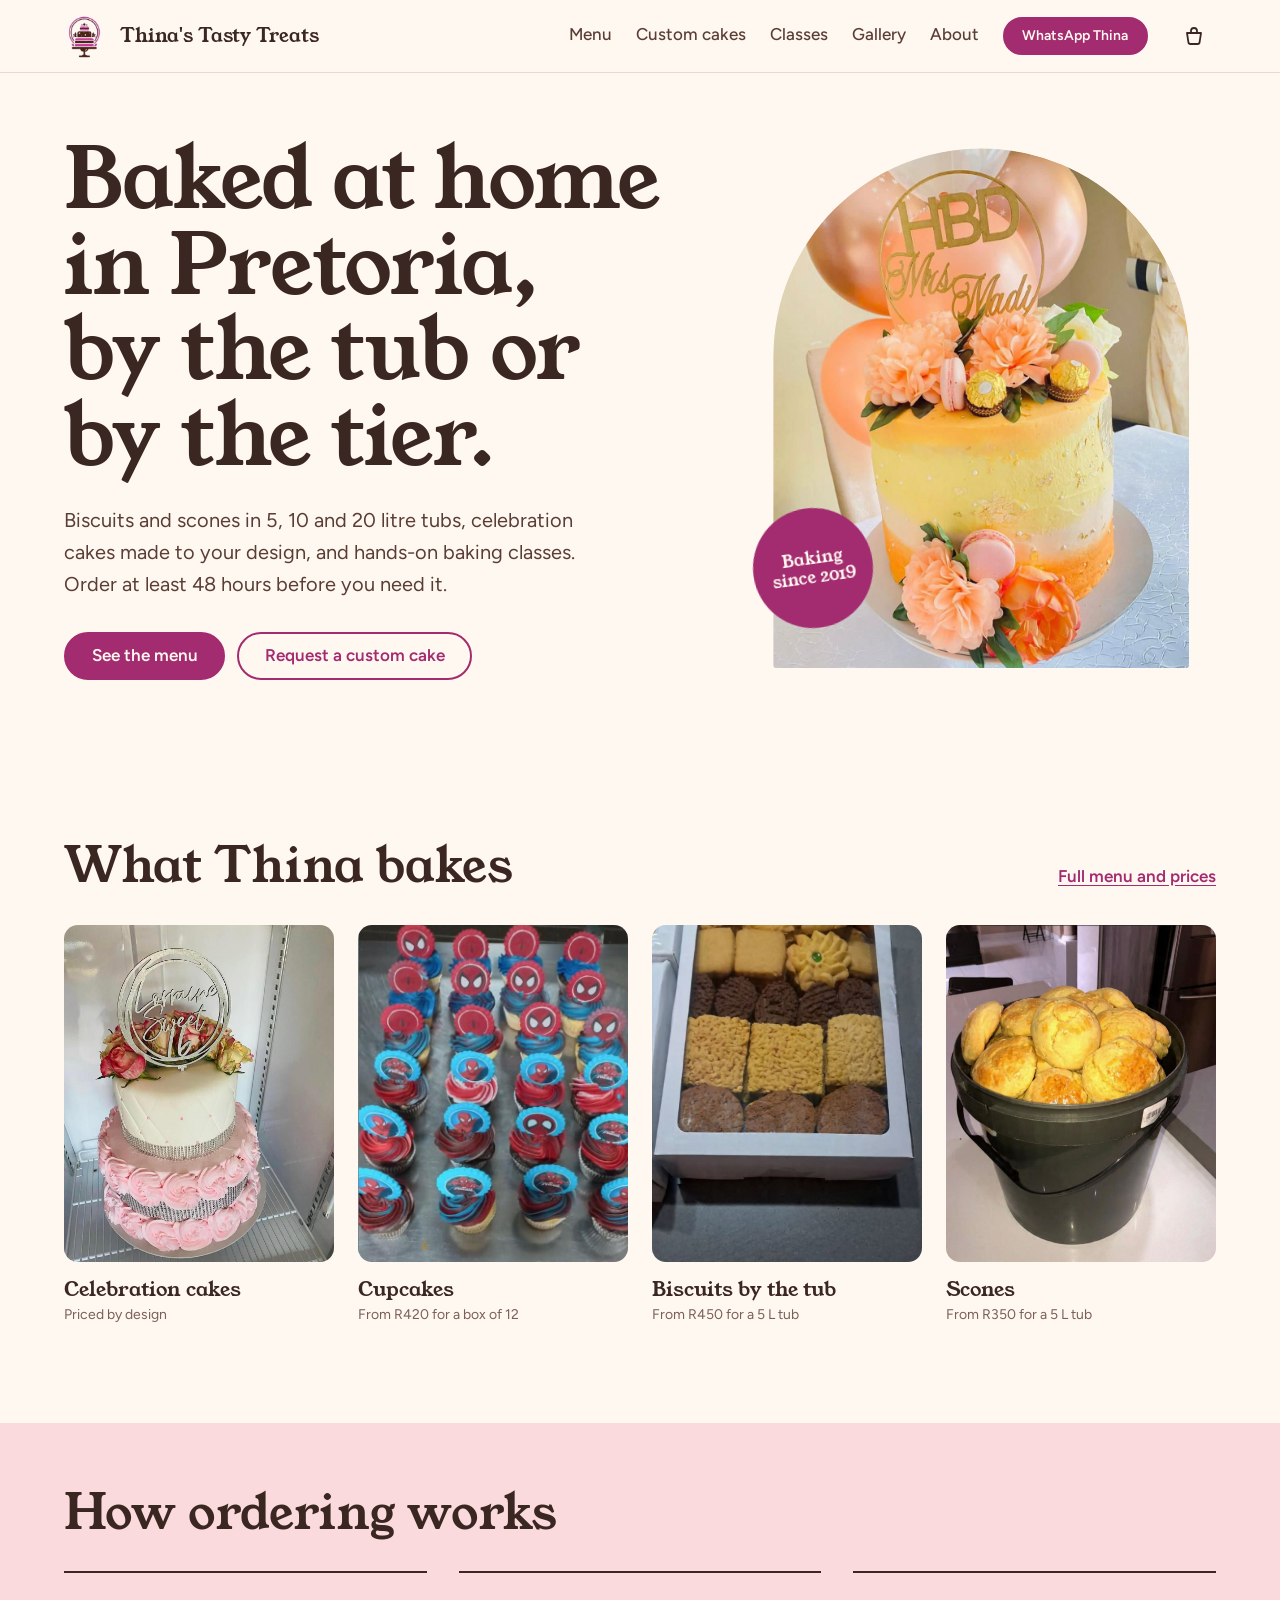
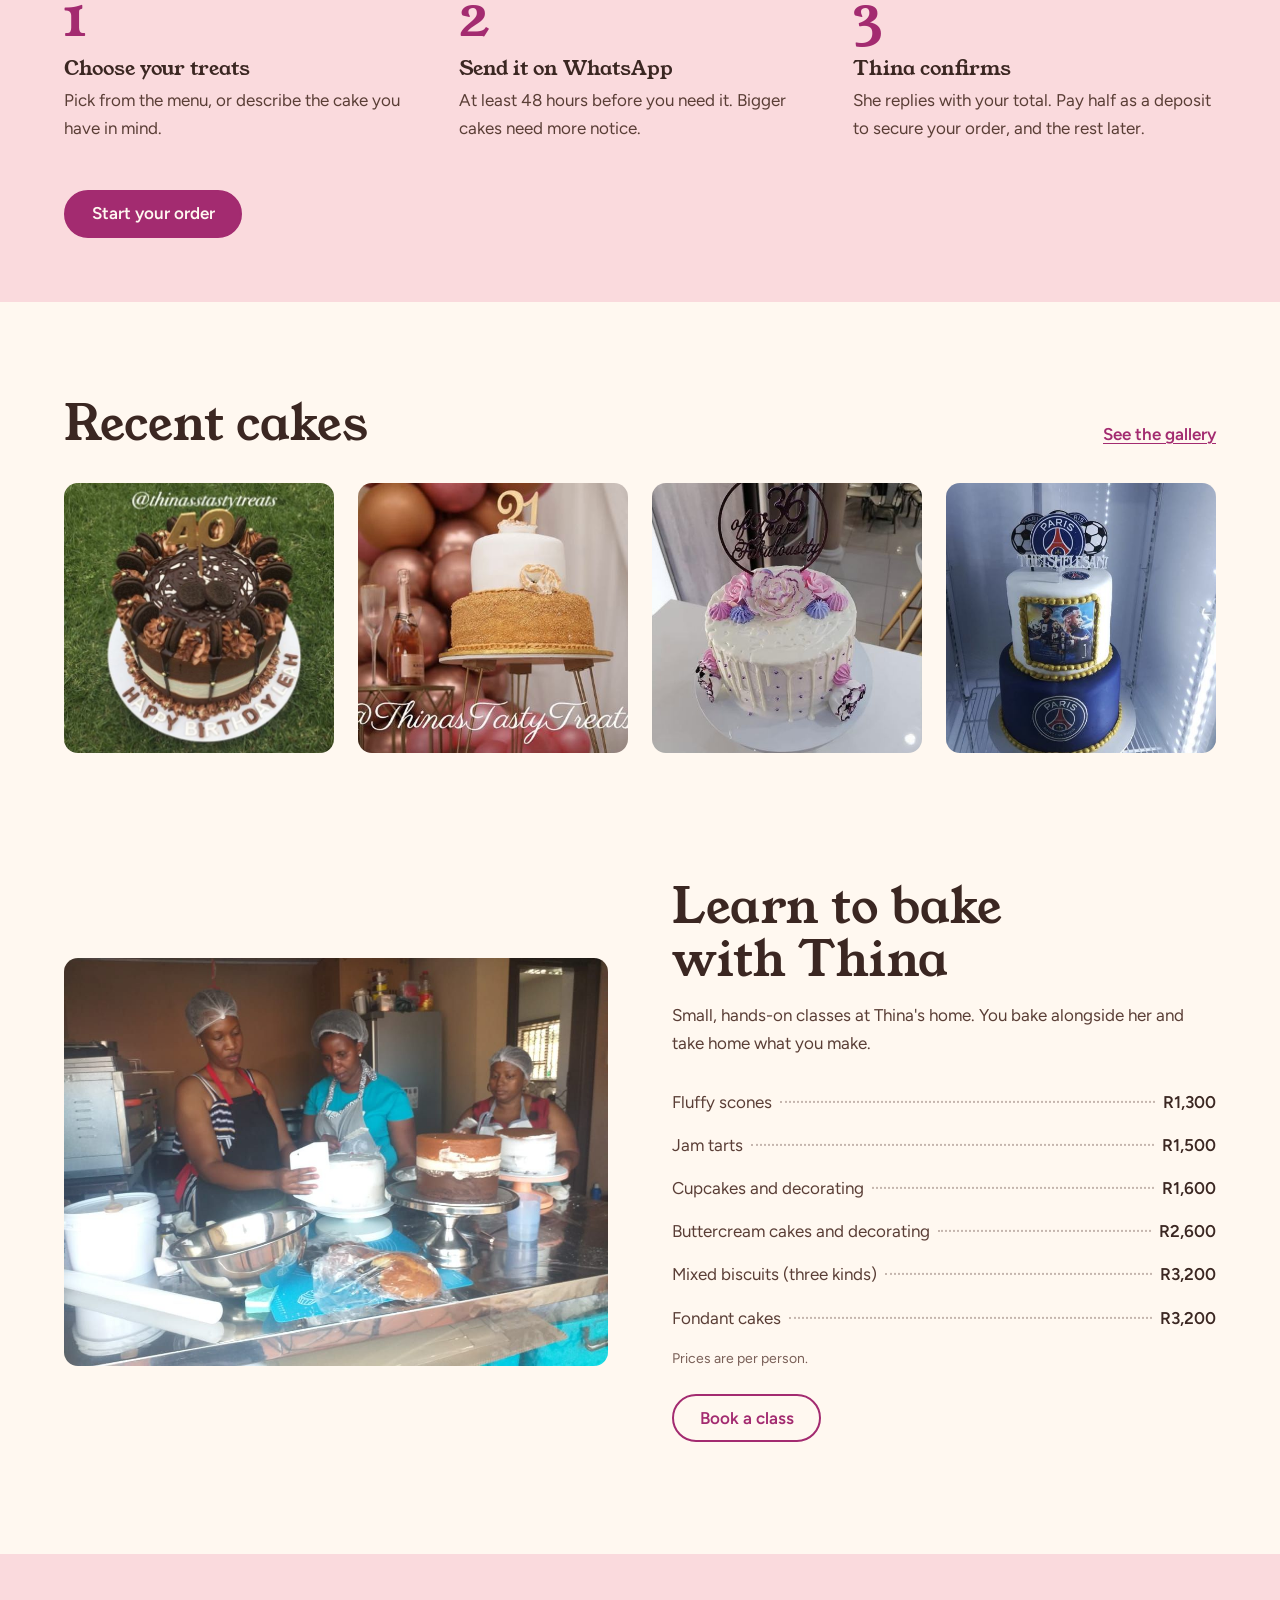
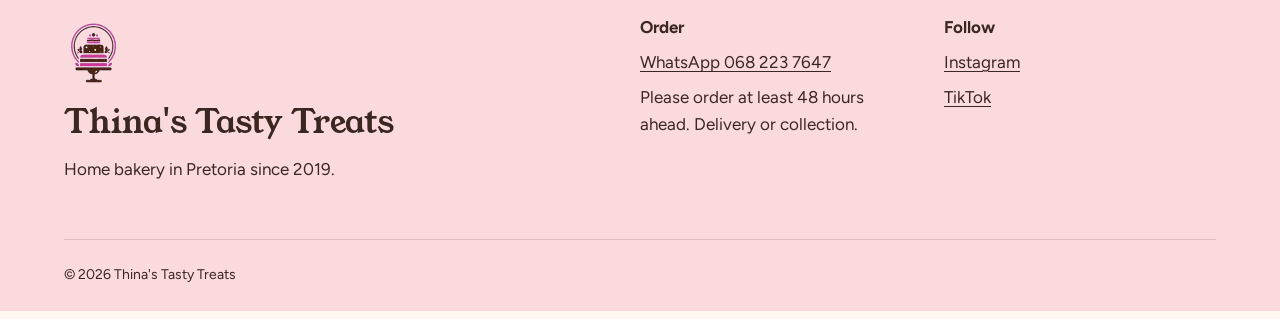
<file: index.html>
<!DOCTYPE html>
<html lang="en">
<head>
  <meta charset="UTF-8">
  <meta name="viewport" content="width=device-width, initial-scale=1.0">
  <title>Thina's Tasty Treats | Home bakery in Pretoria</title>
  <!-- The description is what Google shows under the link in search results -->
  <meta name="description" content="Celebration cakes, cupcakes, scones and biscuits by the tub, baked at home in Pretoria. Order on WhatsApp at least 48 hours ahead. Baking classes available.">
  <link rel="icon" href="images/emblem.png">
  <link rel="apple-touch-icon" href="images/apple-touch-icon.png">

  <!-- Link previews (WhatsApp, Facebook, Instagram DMs): see LEARN-phase-5.md.
       These must be FULL addresses, so update them if the domain changes. -->
  <meta property="og:type" content="website">
  <meta property="og:site_name" content="Thina's Tasty Treats">
  <meta property="og:title" content="Thina's Tasty Treats | Home bakery in Pretoria">
  <meta property="og:description" content="Celebration cakes, cupcakes, scones and biscuits by the tub, baked at home in Pretoria. Order on WhatsApp.">
  <meta property="og:url" content="https://hafani.github.io/thinas-site/">
  <meta property="og:image" content="https://hafani.github.io/thinas-site/images/og-image.jpg">
  <meta property="og:image:width" content="1200">
  <meta property="og:image:height" content="630">
  <meta name="twitter:card" content="summary_large_image">

  <!-- Structured data: tells Google this is a bakery, where it serves and how to
       reach it. No street address on purpose: it's a home business.
       Update "url" and "image" if the domain changes. -->
  <script type="application/ld+json">
  {
    "@context": "https://schema.org",
    "@type": "Bakery",
    "name": "Thina's Tasty Treats",
    "url": "https://hafani.github.io/thinas-site/",
    "image": "https://hafani.github.io/thinas-site/images/og-image.jpg",
    "telephone": "+27682237647",
    "areaServed": "Pretoria",
    "foundingDate": "2019",
    "sameAs": [
      "https://www.instagram.com/thinasstastytreats",
      "https://www.tiktok.com/@thinasstastytreat"
    ]
  }
  </script>

  <!-- Fonts: "preconnect" opens the connection to Google early so text appears faster -->
  <link rel="preconnect" href="https://fonts.googleapis.com">
  <link rel="preconnect" href="https://fonts.gstatic.com" crossorigin>
  <link href="https://fonts.googleapis.com/css2?family=Figtree:wght@400;500;600;700&family=Young+Serif&display=swap" rel="stylesheet">

  <!-- Order matters: tokens first (variables), then base, then components, then this page -->
  <link rel="stylesheet" href="css/tokens.css">
  <link rel="stylesheet" href="css/base.css">
  <link rel="stylesheet" href="css/components.css">
  <link rel="stylesheet" href="css/home.css">
  <link rel="stylesheet" href="css/gallery.css">

  <script type="module" src="js/main.js"></script>
  <script type="module" src="js/home-page.js"></script>
</head>
<body>

  <!-- layout.js fills this in -->
  <div id="site-header"></div>

  <main>

    <!-- ============ HERO ============ -->
    <section class="hero container" aria-labelledby="hero-title">
      <div class="hero__text">
        <h1 id="hero-title" class="hero__title">
          <span class="hero__line">Baked at home</span>
          <span class="hero__line">in Pretoria,</span>
          <span class="hero__line">by the tub or</span>
          <span class="hero__line">by the tier.</span>
        </h1>
        <p class="hero__lead">
          Biscuits and scones in 5, 10 and 20 litre tubs, celebration cakes made to
          your design, and hands-on baking classes. Order at least
          <span data-site="noticeHours">48</span> hours before you need it.
        </p>
        <div class="hero__actions">
          <a href="menu.html" class="btn">See the menu</a>
          <a href="custom-cake.html" class="btn btn--ghost">Request a custom cake</a>
        </div>
      </div>

      <figure class="hero__media">
        <img src="images/cake2.jpg" alt="Two-tier birthday cake in peach and yellow buttercream, topped with fresh flowers and a gold 'HBD' topper"
             width="1024" height="1280" fetchpriority="high">
        <figcaption class="hero__badge">Baking since 2019</figcaption>
      </figure>
    </section>

    <!-- ============ WHAT SHE BAKES ============ -->
    <section class="section container" aria-labelledby="bakes-title">
      <div class="section__head">
        <h2 id="bakes-title">What Thina bakes</h2>
        <a href="menu.html" class="section__link">Full menu and prices</a>
      </div>

      <ul class="categories" role="list">
        <li class="category">
          <a href="menu.html#cakes" class="category__link">
            <img src="images/cake3.jpg" alt="" loading="lazy" width="1079" height="1280">
            <h3 class="category__name">Celebration cakes</h3>
            <p class="category__price">Priced by design</p>
          </a>
        </li>
        <li class="category">
          <a href="menu.html#cupcakes" class="category__link">
            <img src="images/decorated_cupcakes.jpg" alt="" loading="lazy" width="560" height="832">
            <h3 class="category__name">Cupcakes</h3>
            <p class="category__price" data-from-price="cupcakes">From R420 a dozen</p>
          </a>
        </li>
        <li class="category">
          <a href="menu.html#biscuits" class="category__link">
            <img src="images/mixed_biscuits.jpg" alt="" loading="lazy" width="720" height="1280">
            <h3 class="category__name">Biscuits by the tub</h3>
            <p class="category__price" data-from-price="biscuits">From R450 for 5 litres</p>
          </a>
        </li>
        <li class="category">
          <a href="menu.html#scones" class="category__link">
            <img src="images/flavored_scones.jpg" alt="" loading="lazy" width="1087" height="1280">
            <h3 class="category__name">Scones</h3>
            <p class="category__price" data-from-price="scones">From R350 for 5 litres</p>
          </a>
        </li>
      </ul>
    </section>

    <!-- ============ HOW ORDERING WORKS ============
         This IS a real sequence, so numbering the steps makes sense. -->
    <section class="steps-band" aria-labelledby="steps-title">
      <div class="container">
        <h2 id="steps-title">How ordering works</h2>
        <ol class="steps" role="list">
          <li class="step">
            <h3 class="step__title">Choose your treats</h3>
            <p>Pick from the menu, or describe the cake you have in mind.</p>
          </li>
          <li class="step">
            <h3 class="step__title">Send it on WhatsApp</h3>
            <p>At least <span data-site="noticeHours">48</span> hours before you need it. Bigger cakes need more notice.</p>
          </li>
          <li class="step">
            <h3 class="step__title">Thina confirms</h3>
            <p>She replies with your total. Pay half as a deposit to secure your order, and the rest later.</p>
          </li>
        </ol>
        <a class="btn" href="menu.html">Start your order</a>
      </div>
    </section>

    <!-- ============ RECENT CAKES ============
         home-page.js fills the list with the first 4 photos in data/gallery.json -->
    <section class="section container" aria-labelledby="recent-title">
      <div class="section__head">
        <h2 id="recent-title">Recent cakes</h2>
        <a href="gallery.html" class="section__link">See the gallery</a>
      </div>
      <ul class="strip" role="list" id="recent-strip"></ul>
    </section>

    <!-- ============ CLASSES ============ -->
    <section class="section container classes" aria-labelledby="classes-title">
      <img class="classes__photo" src="images/work.jpg" loading="lazy" width="1032" height="774"
           alt="Students in hairnets and aprons decorating cakes during one of Thina's baking classes">

      <div class="classes__text">
        <h2 id="classes-title">Learn to bake with Thina</h2>
        <p>Small, hands-on classes at Thina's home. You bake alongside her and take home what you make.</p>

        <!-- A price list styled like a menu board (dotted leaders between name and price) -->
        <!-- home-page.js rebuilds this list from "classes" in data/menu.json;
             the rows below are only shown if that fails -->
        <ul class="pricelist" role="list" id="class-pricelist">
          <li><span>Fluffy scones</span><span>R1 300</span></li>
          <li><span>Jam tarts</span><span>R1 500</span></li>
          <li><span>Cupcakes and decorating</span><span>R1 600</span></li>
          <li><span>Buttercream cakes and decorating</span><span>R2 600</span></li>
          <li><span>Mixed biscuits (three kinds)</span><span>R3 200</span></li>
          <li><span>Fondant cakes</span><span>R3 200</span></li>
        </ul>
        <p class="pricelist__note">Prices are per person.</p>
        <a href="classes.html" class="btn btn--ghost">Book a class</a>
      </div>
    </section>

  </main>

  <div id="site-footer"></div>

</body>
</html>
</file>
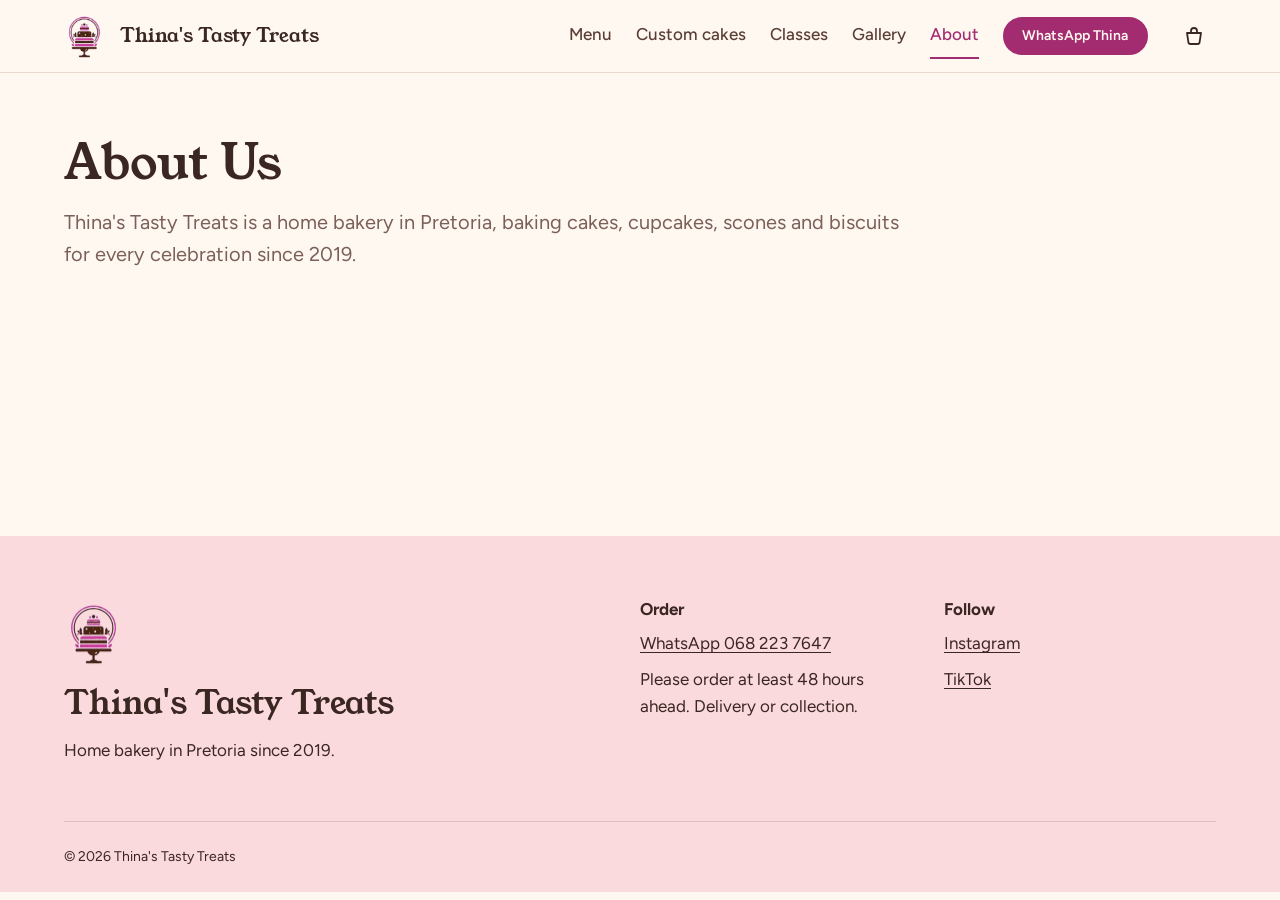
<file: about.html>
<!DOCTYPE html>
<html lang="en">
<head>
  <meta charset="UTF-8">
  <meta name="viewport" content="width=device-width, initial-scale=1.0">
  <title>About Us | Thina's Tasty Treats</title>
  <!-- The description is what Google shows under the link in search results -->
  <meta name="description" content="Thina's Tasty Treats is a home bakery in Pretoria, baking cakes, cupcakes, scones and biscuits for every celebration since 2019.">
  <link rel="icon" href="images/emblem.png">
  <link rel="apple-touch-icon" href="images/apple-touch-icon.png">

  <!-- Link previews (WhatsApp, Facebook, Instagram DMs): see LEARN-phase-5.md.
       These must be FULL addresses, so update them if the domain changes. -->
  <meta property="og:type" content="website">
  <meta property="og:site_name" content="Thina's Tasty Treats">
  <meta property="og:title" content="About Us | Thina's Tasty Treats">
  <meta property="og:description" content="A home bakery in Pretoria baking cakes, cupcakes, scones and biscuits for every celebration since 2019.">
  <meta property="og:url" content="https://hafani.github.io/thinas-site/about.html">
  <meta property="og:image" content="https://hafani.github.io/thinas-site/images/og-image.jpg">
  <meta property="og:image:width" content="1200">
  <meta property="og:image:height" content="630">
  <meta name="twitter:card" content="summary_large_image">

  <!-- Fonts: "preconnect" opens the connection to Google early so text appears faster -->
  <link rel="preconnect" href="https://fonts.googleapis.com">
  <link rel="preconnect" href="https://fonts.gstatic.com" crossorigin>
  <link href="https://fonts.googleapis.com/css2?family=Figtree:wght@400;500;600;700&family=Young+Serif&display=swap" rel="stylesheet">

  <!-- Order matters: tokens first (variables), then base, then components, then this page -->
  <link rel="stylesheet" href="css/tokens.css">
  <link rel="stylesheet" href="css/base.css">
  <link rel="stylesheet" href="css/components.css">
  <script type="module" src="js/main.js"></script>
</head>
<body>
  <div id="site-header"></div>
  <main class="container">
    <section class="page-intro">
      <h1>About Us</h1>
      <p>Thina's Tasty Treats is a home bakery in Pretoria, baking cakes, cupcakes, scones and biscuits for every celebration since 2019.</p>
    </section>
  </main>
  <div id="site-footer"></div>
</body>
</html>
</file>
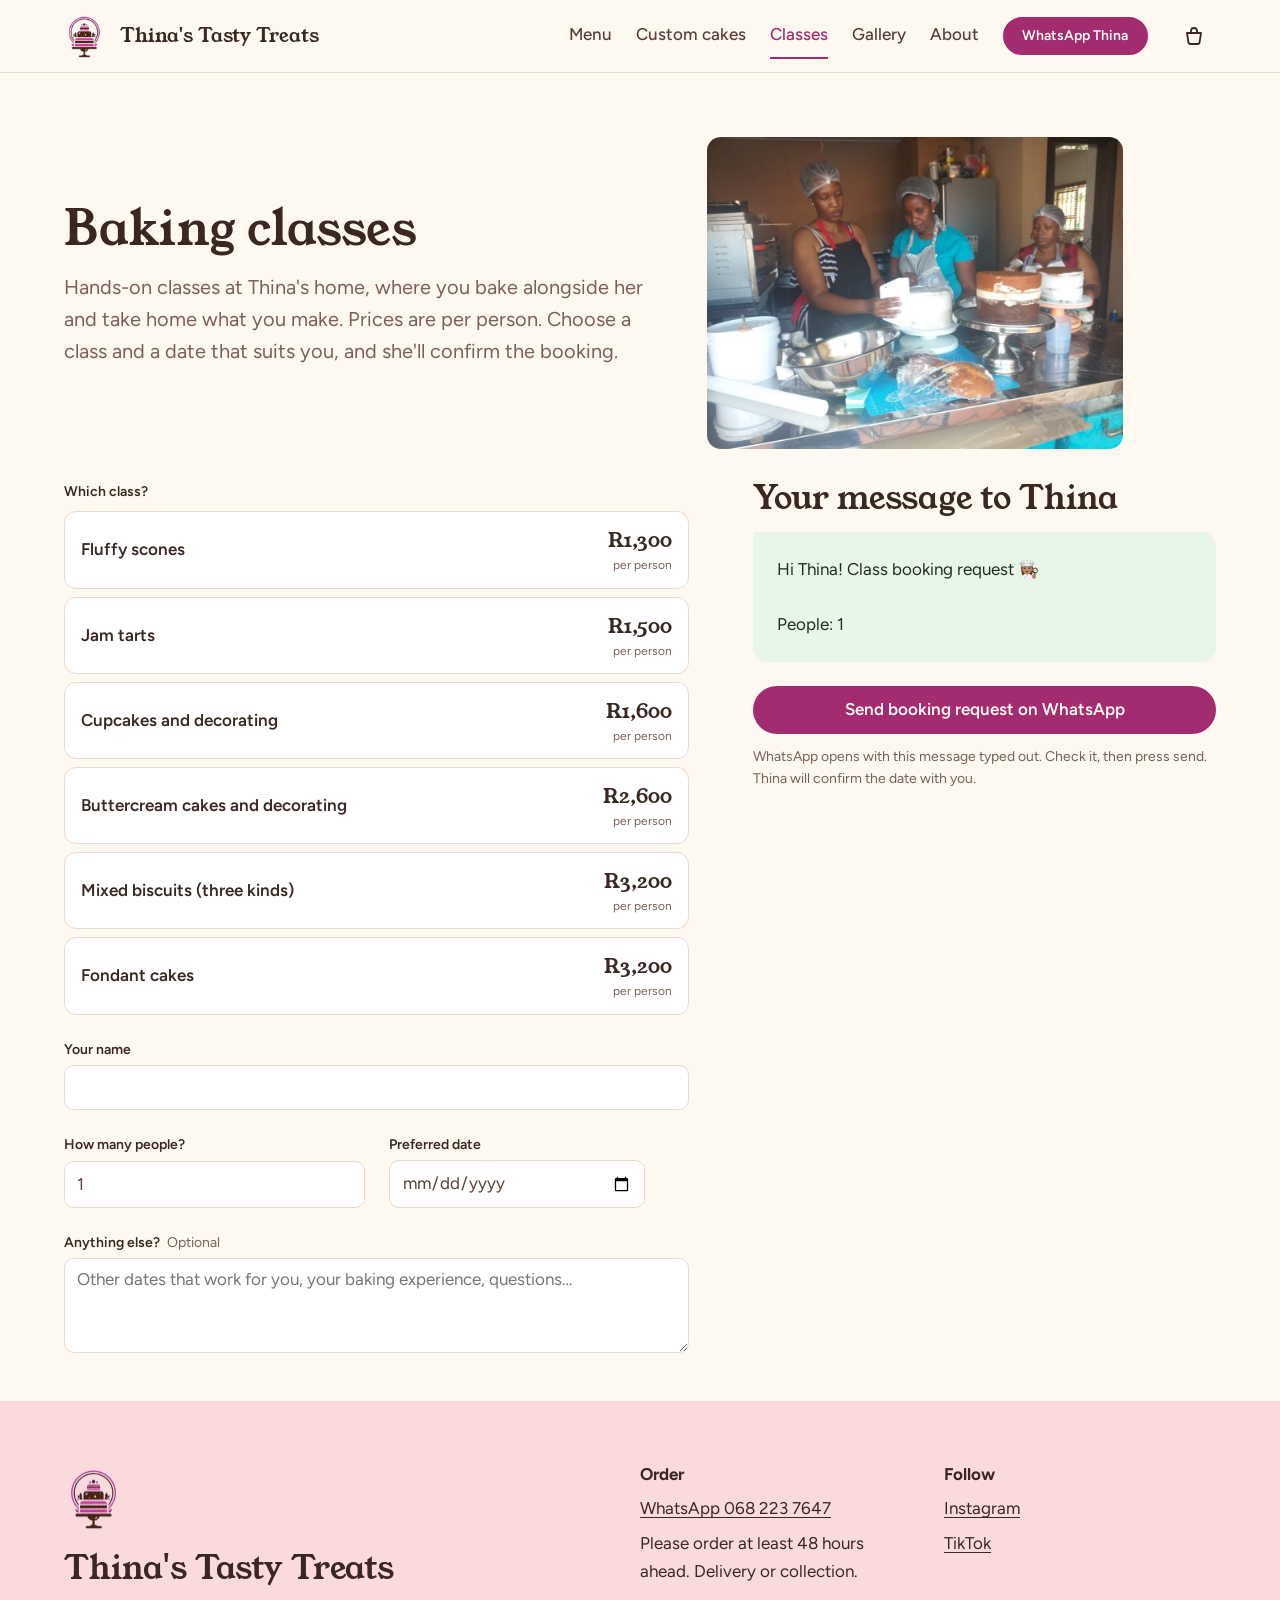
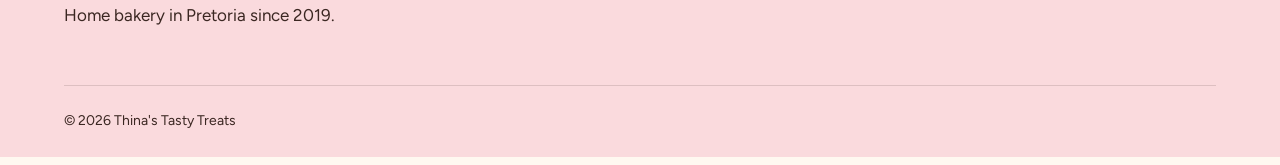
<file: classes.html>
<!DOCTYPE html>
<html lang="en">
<head>
  <meta charset="UTF-8">
  <meta name="viewport" content="width=device-width, initial-scale=1.0">
  <title>Baking classes | Thina's Tasty Treats</title>
  <meta name="description" content="Hands-on baking classes in Pretoria: scones, jam tarts, cupcakes, buttercream and fondant cakes, and biscuits. Book a class with Thina on WhatsApp.">
  <link rel="icon" href="images/emblem.png">
  <link rel="apple-touch-icon" href="images/apple-touch-icon.png">

  <!-- Link previews (WhatsApp, Facebook, Instagram DMs): see LEARN-phase-5.md.
       These must be FULL addresses, so update them if the domain changes. -->
  <meta property="og:type" content="website">
  <meta property="og:site_name" content="Thina's Tasty Treats">
  <meta property="og:title" content="Baking classes | Thina's Tasty Treats">
  <meta property="og:description" content="Hands-on baking classes in Pretoria: scones, jam tarts, cupcakes, buttercream and fondant cakes, and biscuits.">
  <meta property="og:url" content="https://hafani.github.io/thinas-site/classes.html">
  <meta property="og:image" content="https://hafani.github.io/thinas-site/images/og-image.jpg">
  <meta property="og:image:width" content="1200">
  <meta property="og:image:height" content="630">
  <meta name="twitter:card" content="summary_large_image">

  <link rel="preconnect" href="https://fonts.googleapis.com">
  <link rel="preconnect" href="https://fonts.gstatic.com" crossorigin>
  <link href="https://fonts.googleapis.com/css2?family=Figtree:wght@400;500;600;700&family=Young+Serif&display=swap" rel="stylesheet">

  <link rel="stylesheet" href="css/tokens.css">
  <link rel="stylesheet" href="css/base.css">
  <link rel="stylesheet" href="css/components.css">
  <link rel="stylesheet" href="css/forms.css">

  <script type="module" src="js/main.js"></script>
  <script type="module" src="js/classes-page.js"></script>
</head>
<body>
  <div id="site-header"></div>

  <main class="container">
    <section class="page-intro page-intro--with-photos">
      <div>
        <h1>Baking classes</h1>
        <p>Hands-on classes at Thina's home, where you bake alongside her and take home what you make. Prices are per person. Choose a class and a date that suits you, and she'll confirm the booking.</p>
      </div>
      <div class="intro-photos intro-photos--single" aria-hidden="true">
        <img src="images/work.jpg" alt="" width="1032" height="774">
      </div>
    </section>

    <div class="checkout">
      <div class="checkout__main">
        <form id="class-form" class="form" autocomplete="on">

          <!-- The class options are built from "classes" in data/menu.json -->
          <fieldset class="field choices choices--list" data-field id="class-choices">
            <legend class="field__label">Which class?</legend>
            <p class="menu-status">Loading classes…</p>
          </fieldset>

          <div class="field" data-field>
            <label class="field__label" for="name">Your name</label>
            <input class="field__control" id="name" name="name" type="text" required autocomplete="name" data-label="Your name">
          </div>

          <div class="field-row">
            <div class="field" data-field>
              <label class="field__label" for="people">How many people?</label>
              <input class="field__control" id="people" name="people" type="number" inputmode="numeric"
                     min="1" max="10" value="1" required data-label="The number of people">
            </div>

            <div class="field" data-field>
              <label class="field__label" for="date">Preferred date</label>
              <input class="field__control field__control--date" id="date" name="date" type="date" required data-date-field data-label="A preferred date">
            </div>
          </div>
          <p class="notice" data-short-notice-for="date" hidden>
            This is short notice. Thina will let you know if that date works or suggest another.
          </p>

          <div class="field" data-field>
            <label class="field__label" for="note">Anything else? <span class="field__optional">Optional</span></label>
            <textarea class="field__control" id="note" name="note" rows="3" placeholder="Other dates that work for you, your baking experience, questions…"></textarea>
          </div>
        </form>
      </div>

      <aside class="checkout__aside" aria-labelledby="preview-title">
        <h2 id="preview-title" class="panel__title">Your message to Thina</h2>
        <pre class="message-preview" id="class-preview"></pre>
        <button type="submit" form="class-form" class="btn btn--block">Send booking request on WhatsApp</button>
        <p class="aside__hint">WhatsApp opens with this message typed out. Check it, then press send. Thina will confirm the date with you.</p>
        <div class="sent" id="class-sent" hidden>
          <p><strong>WhatsApp should now be open.</strong> Once you've sent the message, Thina will reply to confirm your booking.</p>
        </div>
      </aside>
    </div>
  </main>

  <div id="site-footer"></div>
</body>
</html>
</file>
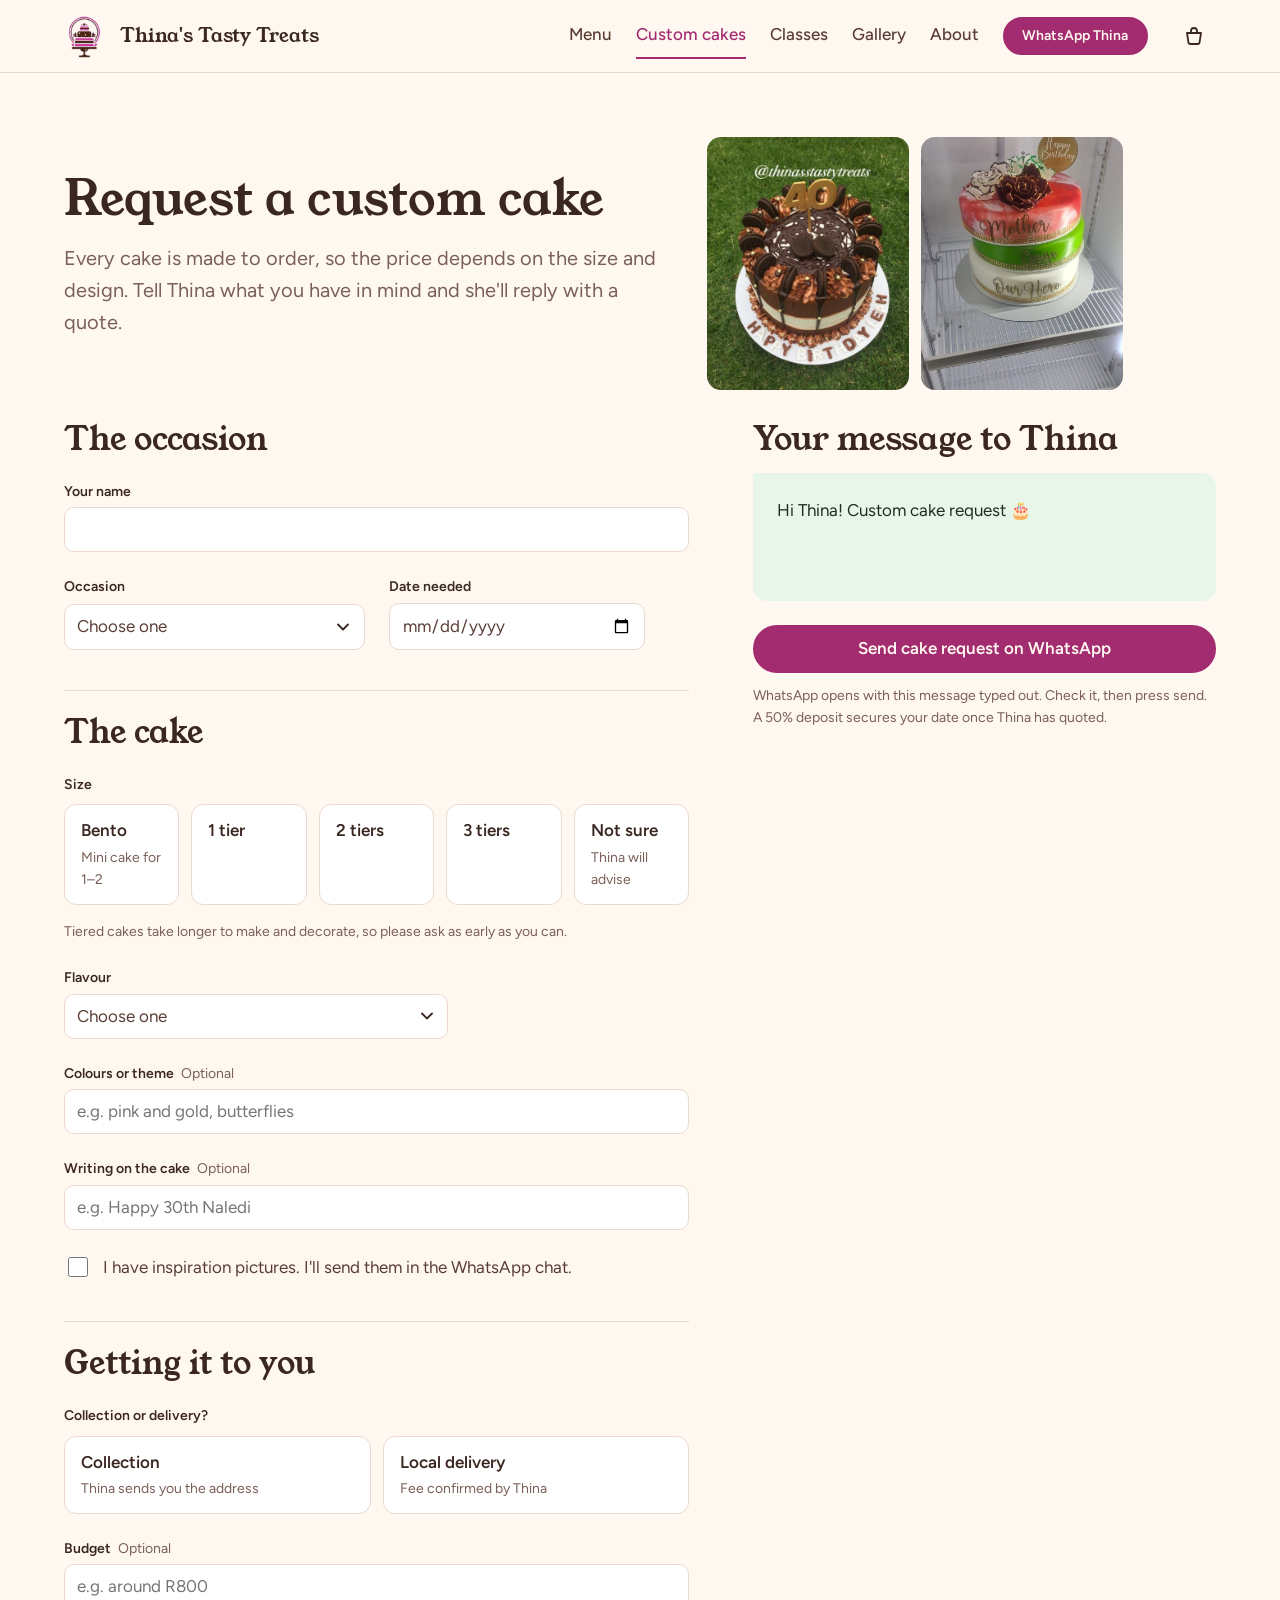
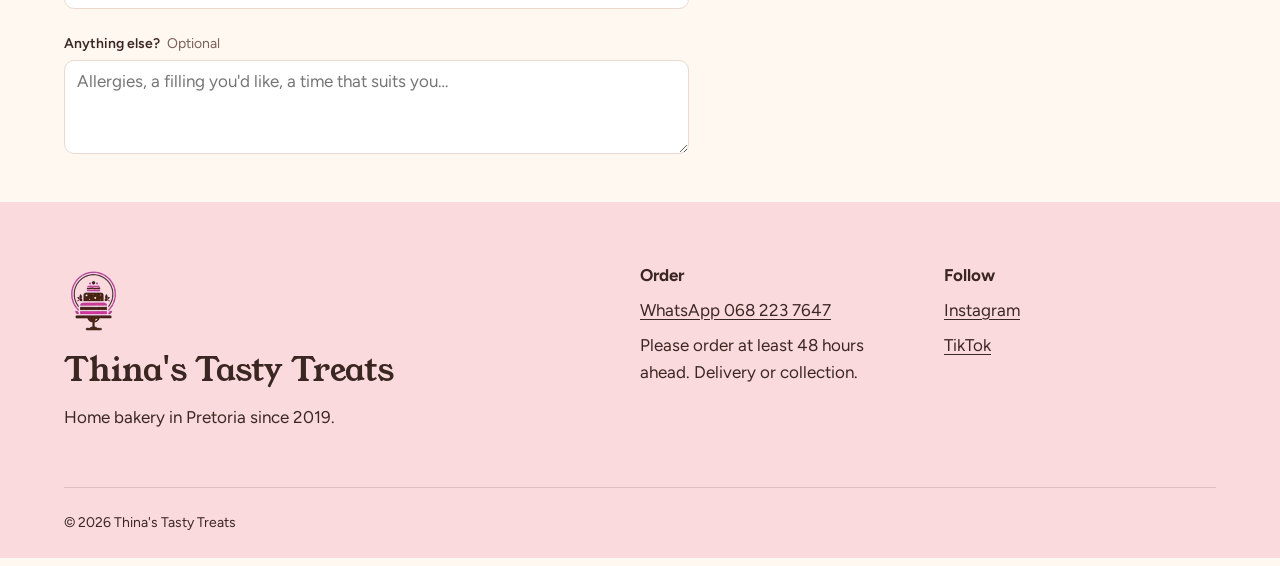
<file: custom-cake.html>
<!DOCTYPE html>
<html lang="en">
<head>
  <meta charset="UTF-8">
  <meta name="viewport" content="width=device-width, initial-scale=1.0">
  <title>Request a custom cake | Thina's Tasty Treats</title>
  <meta name="description" content="Birthday, wedding and celebration cakes made to your design in Pretoria. Tell Thina the occasion, size, flavour and theme, and she'll send you a quote on WhatsApp.">
  <link rel="icon" href="images/emblem.png">
  <link rel="apple-touch-icon" href="images/apple-touch-icon.png">

  <!-- Link previews (WhatsApp, Facebook, Instagram DMs): see LEARN-phase-5.md.
       These must be FULL addresses, so update them if the domain changes. -->
  <meta property="og:type" content="website">
  <meta property="og:site_name" content="Thina's Tasty Treats">
  <meta property="og:title" content="Request a custom cake | Thina's Tasty Treats">
  <meta property="og:description" content="Birthday, wedding and tiered cakes made to your design in Pretoria. Tell Thina what you have in mind.">
  <meta property="og:url" content="https://hafani.github.io/thinas-site/custom-cake.html">
  <meta property="og:image" content="https://hafani.github.io/thinas-site/images/og-image.jpg">
  <meta property="og:image:width" content="1200">
  <meta property="og:image:height" content="630">
  <meta name="twitter:card" content="summary_large_image">

  <link rel="preconnect" href="https://fonts.googleapis.com">
  <link rel="preconnect" href="https://fonts.gstatic.com" crossorigin>
  <link href="https://fonts.googleapis.com/css2?family=Figtree:wght@400;500;600;700&family=Young+Serif&display=swap" rel="stylesheet">

  <link rel="stylesheet" href="css/tokens.css">
  <link rel="stylesheet" href="css/base.css">
  <link rel="stylesheet" href="css/components.css">
  <link rel="stylesheet" href="css/forms.css">

  <script type="module" src="js/main.js"></script>
  <script type="module" src="js/custom-cake-page.js"></script>
</head>
<body>
  <div id="site-header"></div>

  <main class="container">
    <section class="page-intro page-intro--with-photos">
      <div>
        <h1>Request a custom cake</h1>
        <p>Every cake is made to order, so the price depends on the size and design. Tell Thina what you have in mind and she'll reply with a quote.</p>
      </div>
      <div class="intro-photos" aria-hidden="true">
        <img src="images/cake1.jpg" alt="" width="1024" height="1280">
        <img src="images/decor_cake.jpg" alt="" width="1024" height="1280">
      </div>
    </section>

    <div class="checkout">
      <div class="checkout__main">
        <form id="cake-form" class="form" autocomplete="on">

          <h2 class="form__section">The occasion</h2>

          <div class="field" data-field>
            <label class="field__label" for="name">Your name</label>
            <input class="field__control" id="name" name="name" type="text" required autocomplete="name" data-label="Your name">
          </div>

          <div class="field-row">
            <div class="field" data-field>
              <label class="field__label" for="occasion">Occasion</label>
              <select class="field__control" id="occasion" name="occasion" required data-label="The occasion">
                <option value="">Choose one</option>
                <option>Birthday</option>
                <option>Wedding</option>
                <option>Baby shower</option>
                <option>Graduation</option>
                <option>Anniversary</option>
                <option>Year-end function</option>
                <option>Other</option>
              </select>
            </div>

            <div class="field" data-field>
              <label class="field__label" for="date">Date needed</label>
              <input class="field__control field__control--date" id="date" name="date" type="date" required data-date-field data-label="The date">
            </div>
          </div>
          <!-- Only shown (and required) when "Other" is the occasion -->
          <div class="field" data-field data-show-when="occasion=Other" hidden>
            <label class="field__label" for="occasionOther">What's the occasion?</label>
            <input class="field__control" id="occasionOther" name="occasionOther" type="text" required
                   placeholder="e.g. kitchen tea, farewell, christening" data-label="The occasion">
          </div>

          <p class="notice" data-short-notice-for="date" hidden>
            This is short notice for a cake. Thina will let you know if she can fit it in.
          </p>

          <h2 class="form__section">The cake</h2>

          <fieldset class="field choices choices--5" data-field>
            <legend class="field__label">Size</legend>
            <label class="choice"><input type="radio" name="size" value="Bento cake" required data-label="A size">
              <span class="choice__card"><span class="choice__title">Bento</span><span class="choice__hint">Mini cake for 1–2</span></span></label>
            <label class="choice"><input type="radio" name="size" value="1 tier" required data-label="A size">
              <span class="choice__card"><span class="choice__title">1 tier</span></span></label>
            <label class="choice"><input type="radio" name="size" value="2 tiers" required data-label="A size">
              <span class="choice__card"><span class="choice__title">2 tiers</span></span></label>
            <label class="choice"><input type="radio" name="size" value="3 tiers" required data-label="A size">
              <span class="choice__card"><span class="choice__title">3 tiers</span></span></label>
            <label class="choice"><input type="radio" name="size" value="Not sure, please advise" required data-label="A size">
              <span class="choice__card"><span class="choice__title">Not sure</span><span class="choice__hint">Thina will advise</span></span></label>
            <p class="choices__hint">Tiered cakes take longer to make and decorate, so please ask as early as you can.</p>
          </fieldset>

          <!-- Flavour dropdowns are built by custom-cake-page.js:
               one for a bento / 1 tier cake, one per tier for 2 or 3 tiers.
               The options come from cakeFlavours in data/menu.json. -->
          <div class="flavour-fields" id="flavour-fields"></div>
          <div class="field" data-field>
            <label class="field__label" for="theme">Colours or theme <span class="field__optional">Optional</span></label>
            <input class="field__control" id="theme" name="theme" type="text" placeholder="e.g. pink and gold, butterflies">
          </div>

          <div class="field" data-field>
            <label class="field__label" for="writing">Writing on the cake <span class="field__optional">Optional</span></label>
            <input class="field__control" id="writing" name="writing" type="text" maxlength="60" placeholder="e.g. Happy 30th Naledi">
          </div>

          <label class="check">
            <input type="checkbox" name="pictures" value="yes">
            <span>I have inspiration pictures. I'll send them in the WhatsApp chat.</span>
          </label>

          <h2 class="form__section">Getting it to you</h2>

          <fieldset class="field choices" data-field>
            <legend class="field__label">Collection or delivery?</legend>
            <label class="choice"><input type="radio" name="method" value="collection" required data-label="Collection or delivery">
              <span class="choice__card"><span class="choice__title">Collection</span><span class="choice__hint">Thina sends you the address</span></span></label>
            <label class="choice"><input type="radio" name="method" value="delivery" required data-label="Collection or delivery">
              <span class="choice__card"><span class="choice__title">Local delivery</span><span class="choice__hint">Fee confirmed by Thina</span></span></label>
          </fieldset>

          <div class="field" data-field data-show-when="method=delivery" hidden>
            <label class="field__label" for="address">Delivery address or suburb</label>
            <input class="field__control" id="address" name="address" type="text" required autocomplete="street-address" data-label="A delivery address or suburb">
          </div>

          <div class="field" data-field>
            <label class="field__label" for="budget">Budget <span class="field__optional">Optional</span></label>
            <input class="field__control" id="budget" name="budget" type="text" placeholder="e.g. around R800">
          </div>

          <div class="field" data-field>
            <label class="field__label" for="note">Anything else? <span class="field__optional">Optional</span></label>
            <textarea class="field__control" id="note" name="note" rows="3" placeholder="Allergies, a filling you'd like, a time that suits you…"></textarea>
          </div>
        </form>
      </div>

      <aside class="checkout__aside" aria-labelledby="preview-title">
        <h2 id="preview-title" class="panel__title">Your message to Thina</h2>
        <pre class="message-preview" id="cake-preview"></pre>
        <button type="submit" form="cake-form" class="btn btn--block">Send cake request on WhatsApp</button>
        <p class="aside__hint">WhatsApp opens with this message typed out. Check it, then press send. A {DEPOSIT} deposit secures your date once Thina has quoted.</p>
        <div class="sent" id="cake-sent" hidden>
          <p><strong>WhatsApp should now be open.</strong> Once you've sent the message, Thina will reply with a quote.</p>
        </div>
      </aside>
    </div>
  </main>

  <div id="site-footer"></div>
</body>
</html>
</file>
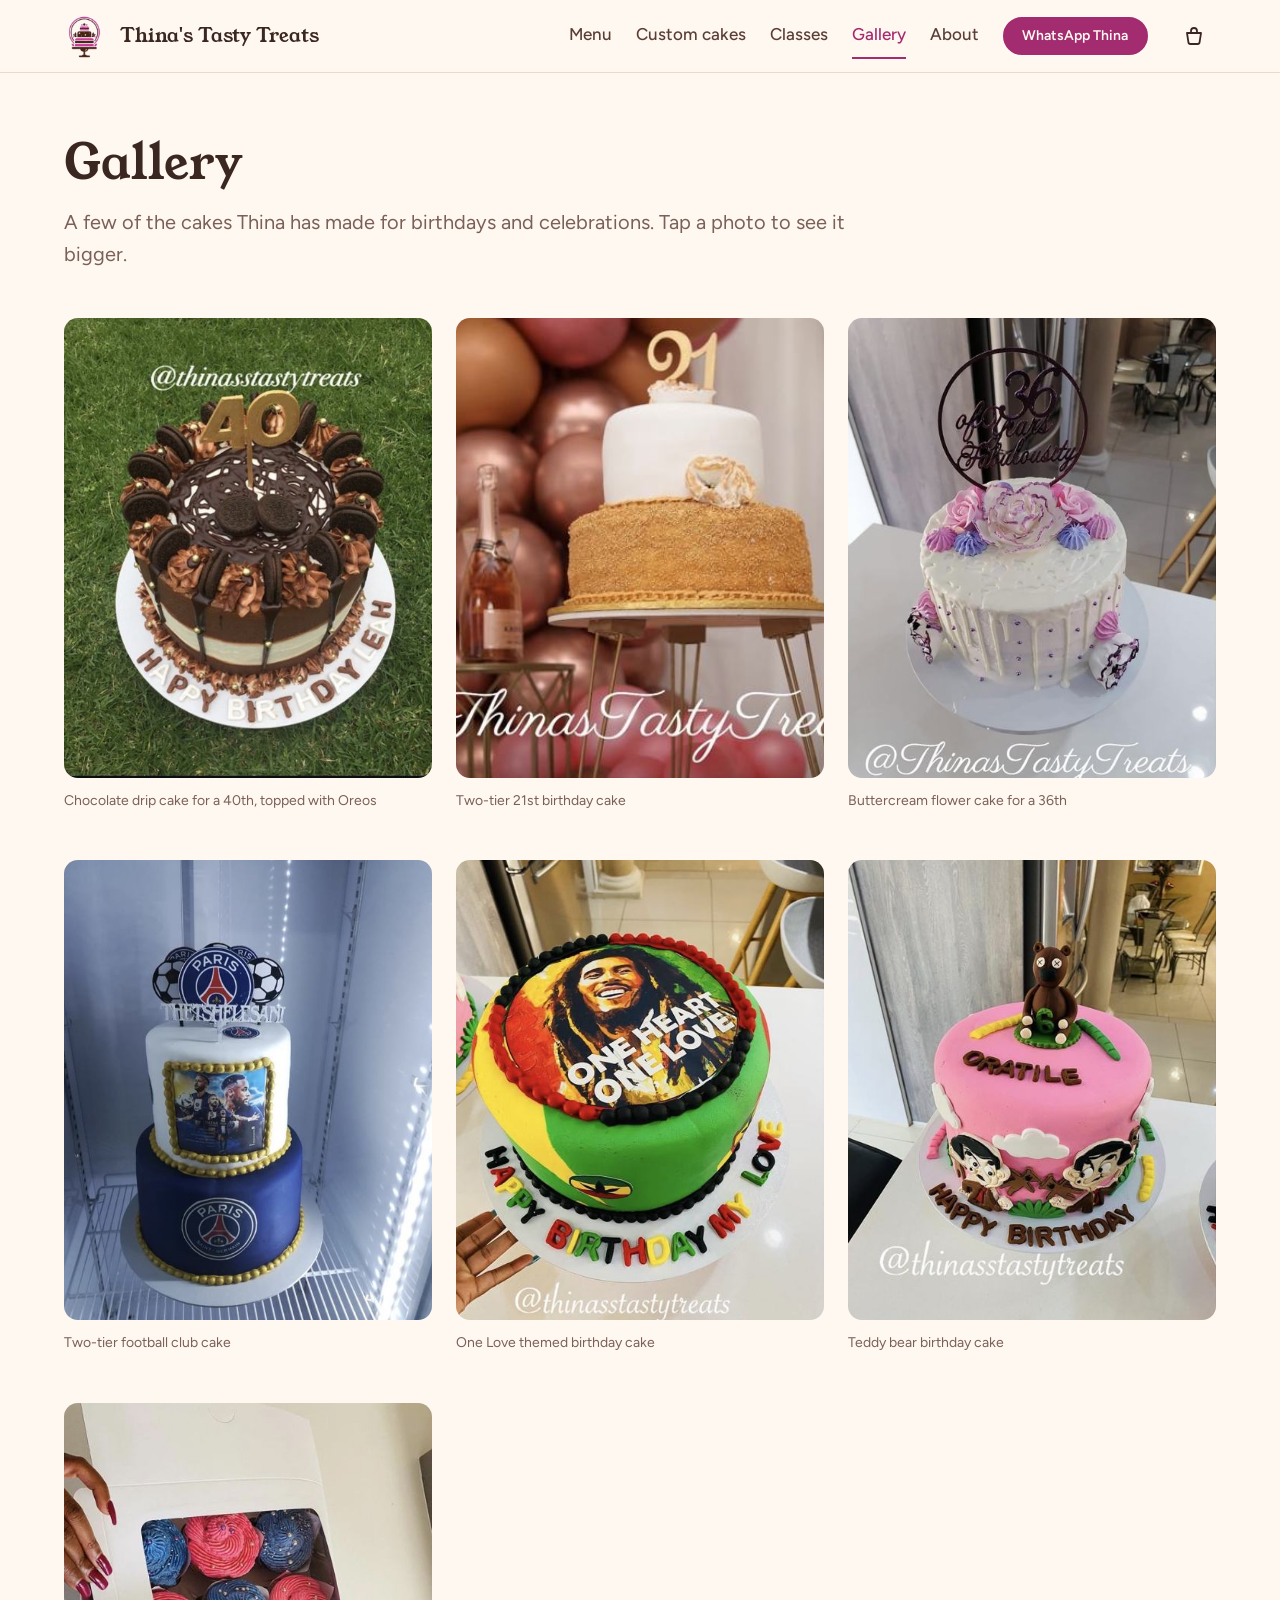
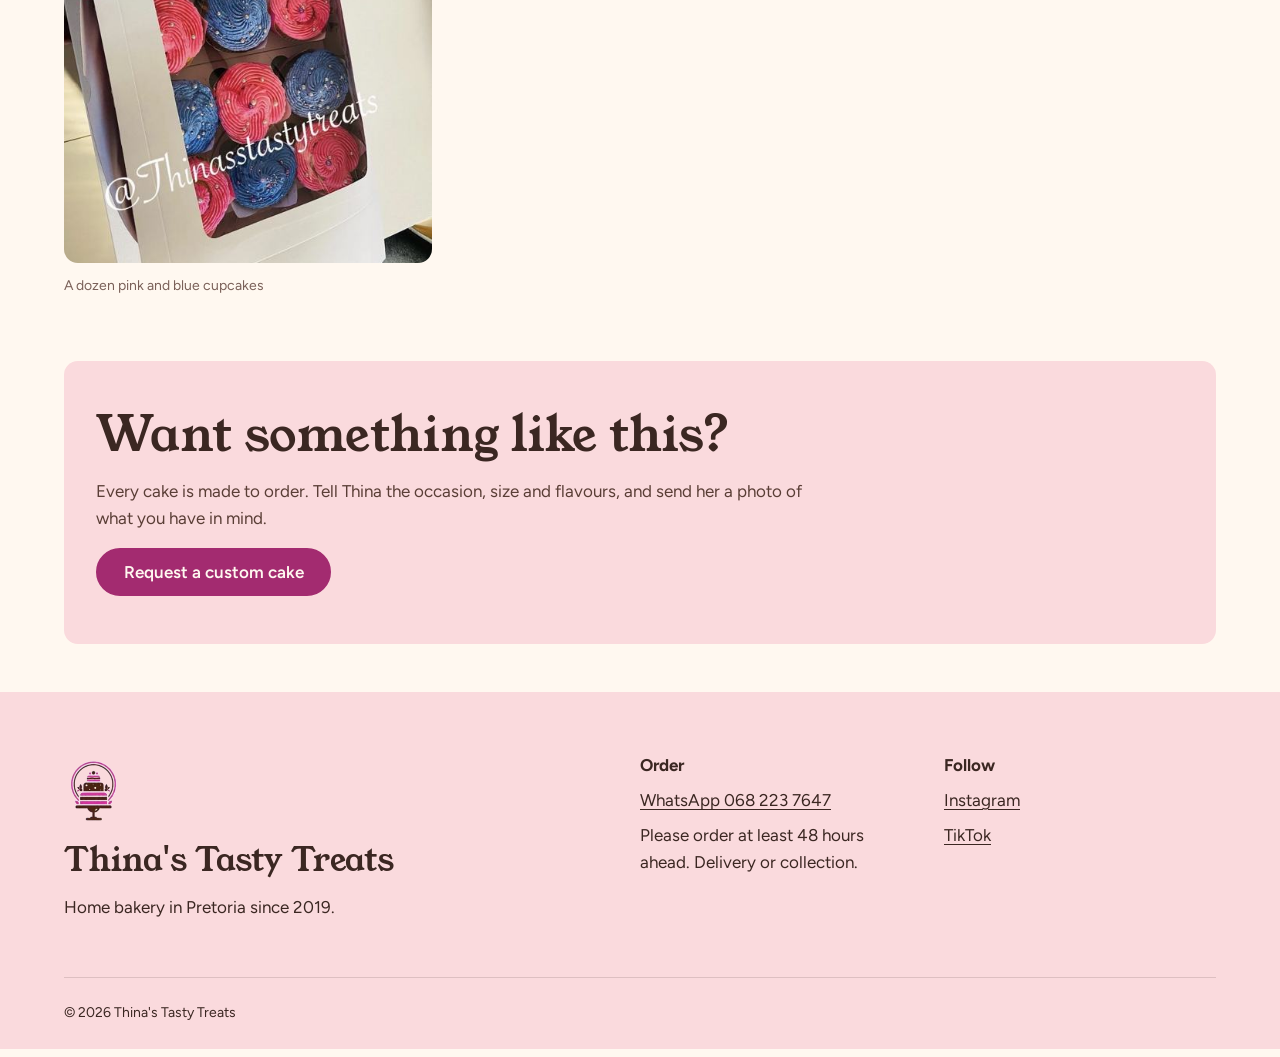
<file: gallery.html>
<!DOCTYPE html>
<html lang="en">
<head>
  <meta charset="UTF-8">
  <meta name="viewport" content="width=device-width, initial-scale=1.0">
  <title>Gallery | Thina's Tasty Treats</title>
  <meta name="description" content="Photos of birthday, celebration and tiered cakes and cupcakes made by Thina's Tasty Treats, a home bakery in Pretoria.">
  <link rel="icon" href="images/emblem.png">
  <link rel="apple-touch-icon" href="images/apple-touch-icon.png">

  <!-- Link previews (WhatsApp, Facebook, Instagram DMs): see LEARN-phase-5.md.
       These must be FULL addresses, so update them if the domain changes. -->
  <meta property="og:type" content="website">
  <meta property="og:site_name" content="Thina's Tasty Treats">
  <meta property="og:title" content="Cake gallery | Thina's Tasty Treats">
  <meta property="og:description" content="Birthday, celebration and tiered cakes baked at home in Pretoria.">
  <meta property="og:url" content="https://hafani.github.io/thinas-site/gallery.html">
  <meta property="og:image" content="https://hafani.github.io/thinas-site/images/og-image.jpg">
  <meta property="og:image:width" content="1200">
  <meta property="og:image:height" content="630">
  <meta name="twitter:card" content="summary_large_image">

  <link rel="preconnect" href="https://fonts.googleapis.com">
  <link rel="preconnect" href="https://fonts.gstatic.com" crossorigin>
  <link href="https://fonts.googleapis.com/css2?family=Figtree:wght@400;500;600;700&family=Young+Serif&display=swap" rel="stylesheet">

  <link rel="stylesheet" href="css/tokens.css">
  <link rel="stylesheet" href="css/base.css">
  <link rel="stylesheet" href="css/components.css">
  <link rel="stylesheet" href="css/gallery.css">

  <script type="module" src="js/main.js"></script>
  <script type="module" src="js/gallery-page.js"></script>
</head>
<body>
  <div id="site-header"></div>

  <main class="container">
    <section class="page-intro">
      <h1>Gallery</h1>
      <p>A few of the cakes Thina has made for birthdays and celebrations. Tap a photo to see it bigger.</p>
    </section>

    <!-- gallery-page.js builds the grid from data/gallery.json -->
    <div id="gallery-root"></div>

    <section class="gallery-cta" aria-labelledby="gallery-cta-title">
      <h2 id="gallery-cta-title">Want something like this?</h2>
      <p>Every cake is made to order. Tell Thina the occasion, size and flavours, and send her a photo of what you have in mind.</p>
      <a href="custom-cake.html" class="btn">Request a custom cake</a>
    </section>
  </main>

  <div id="site-footer"></div>
</body>
</html>
</file>
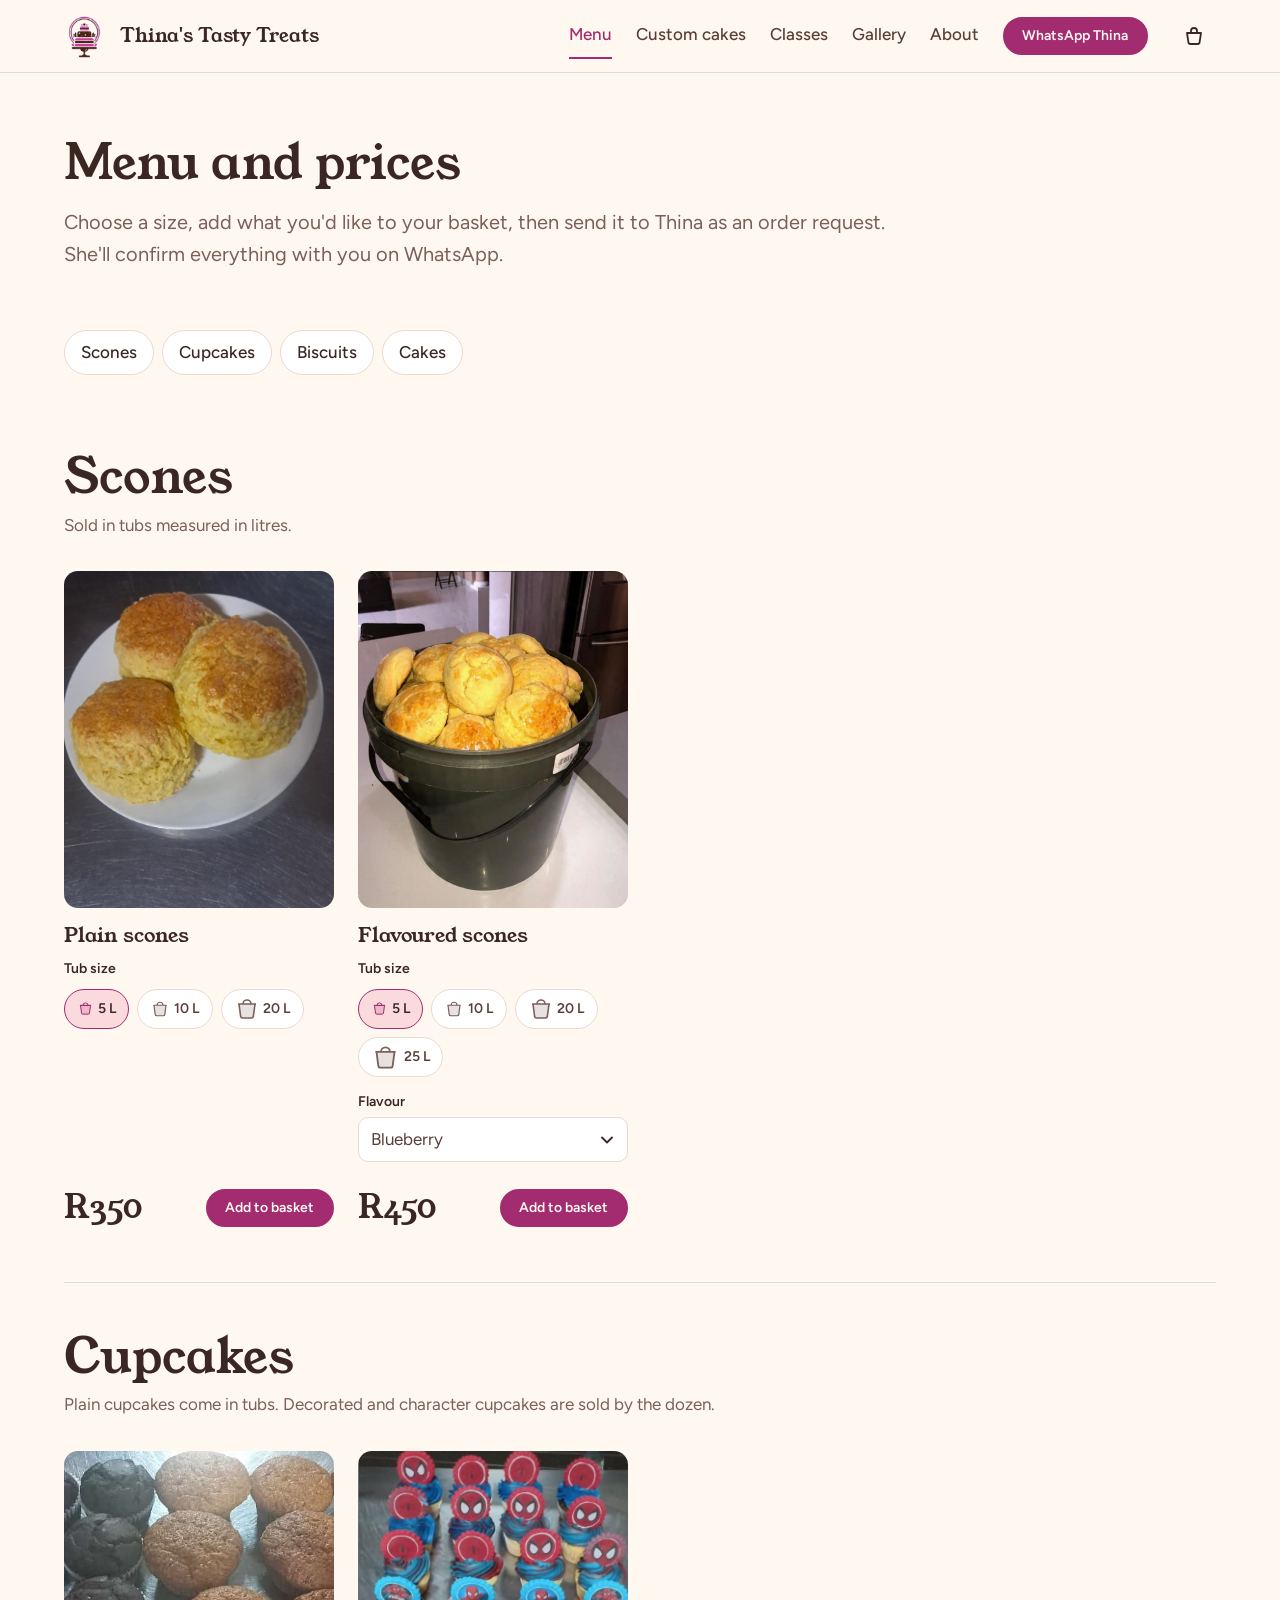
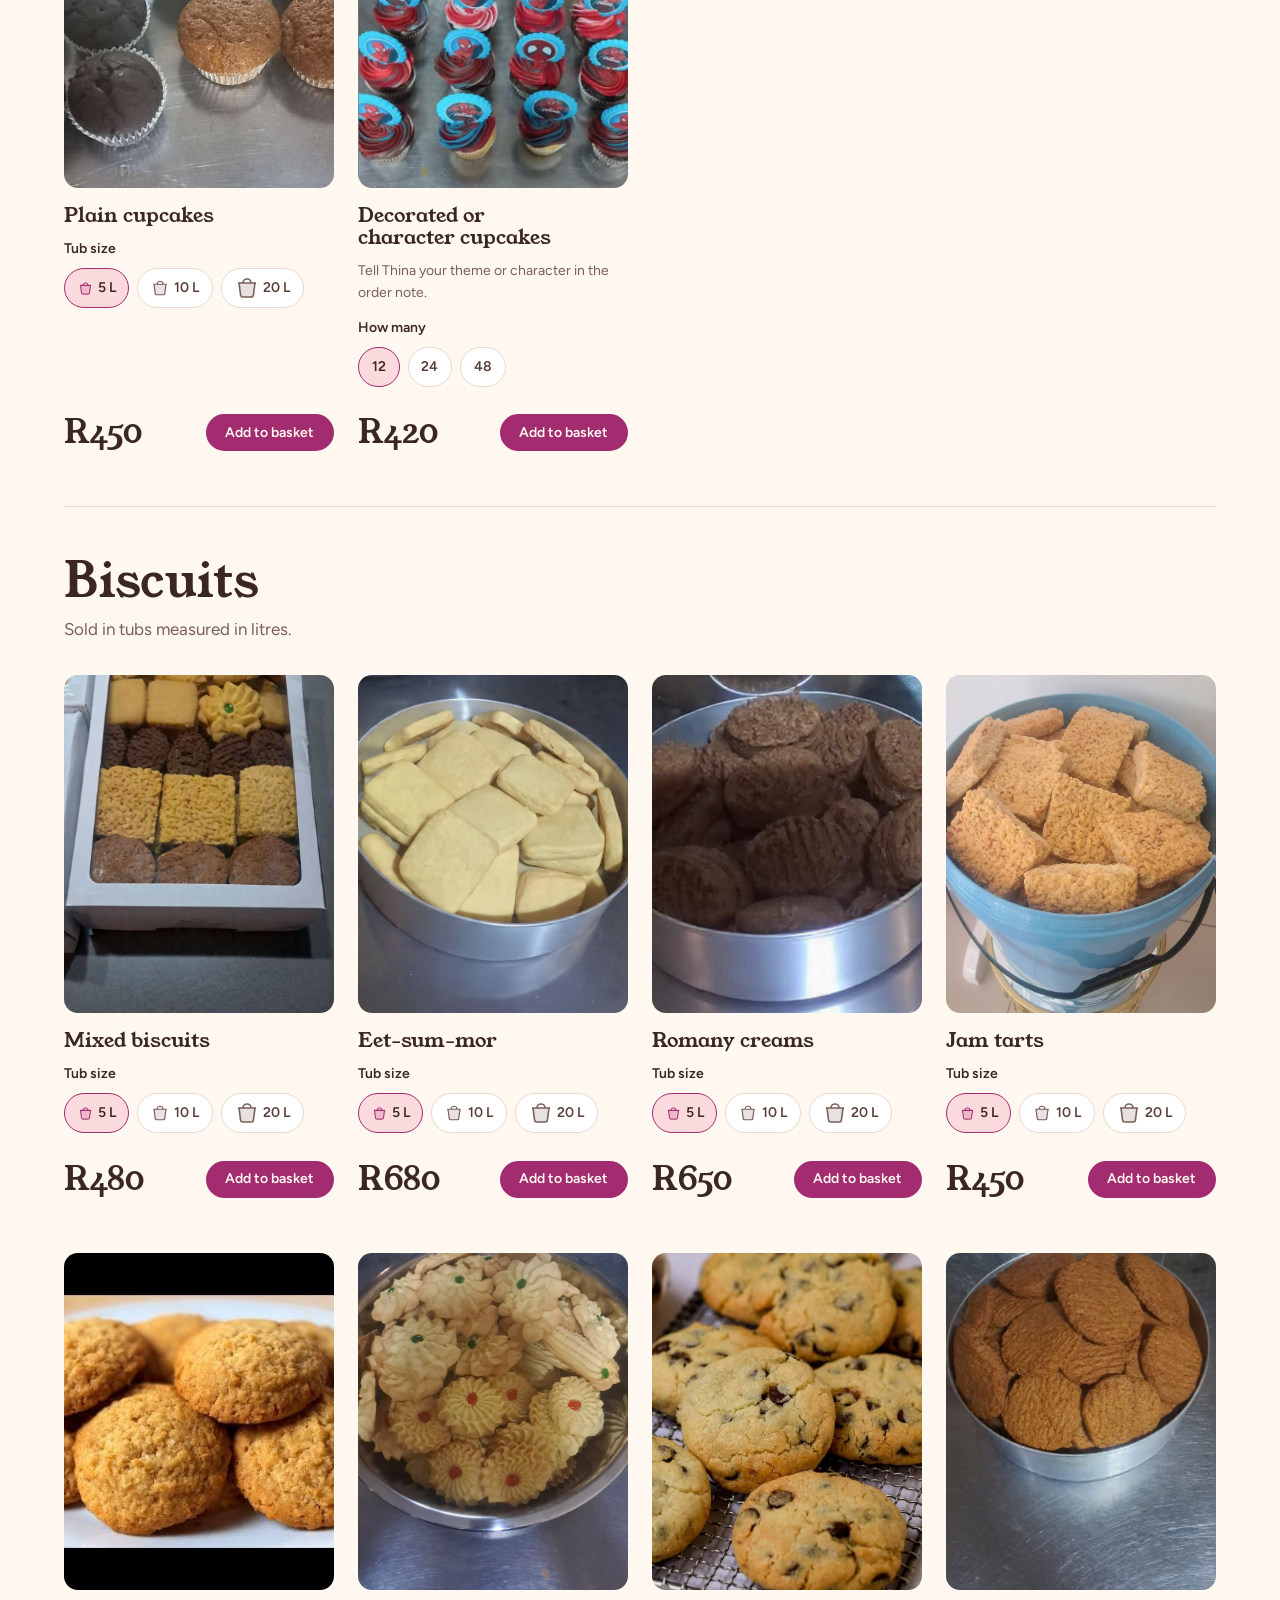
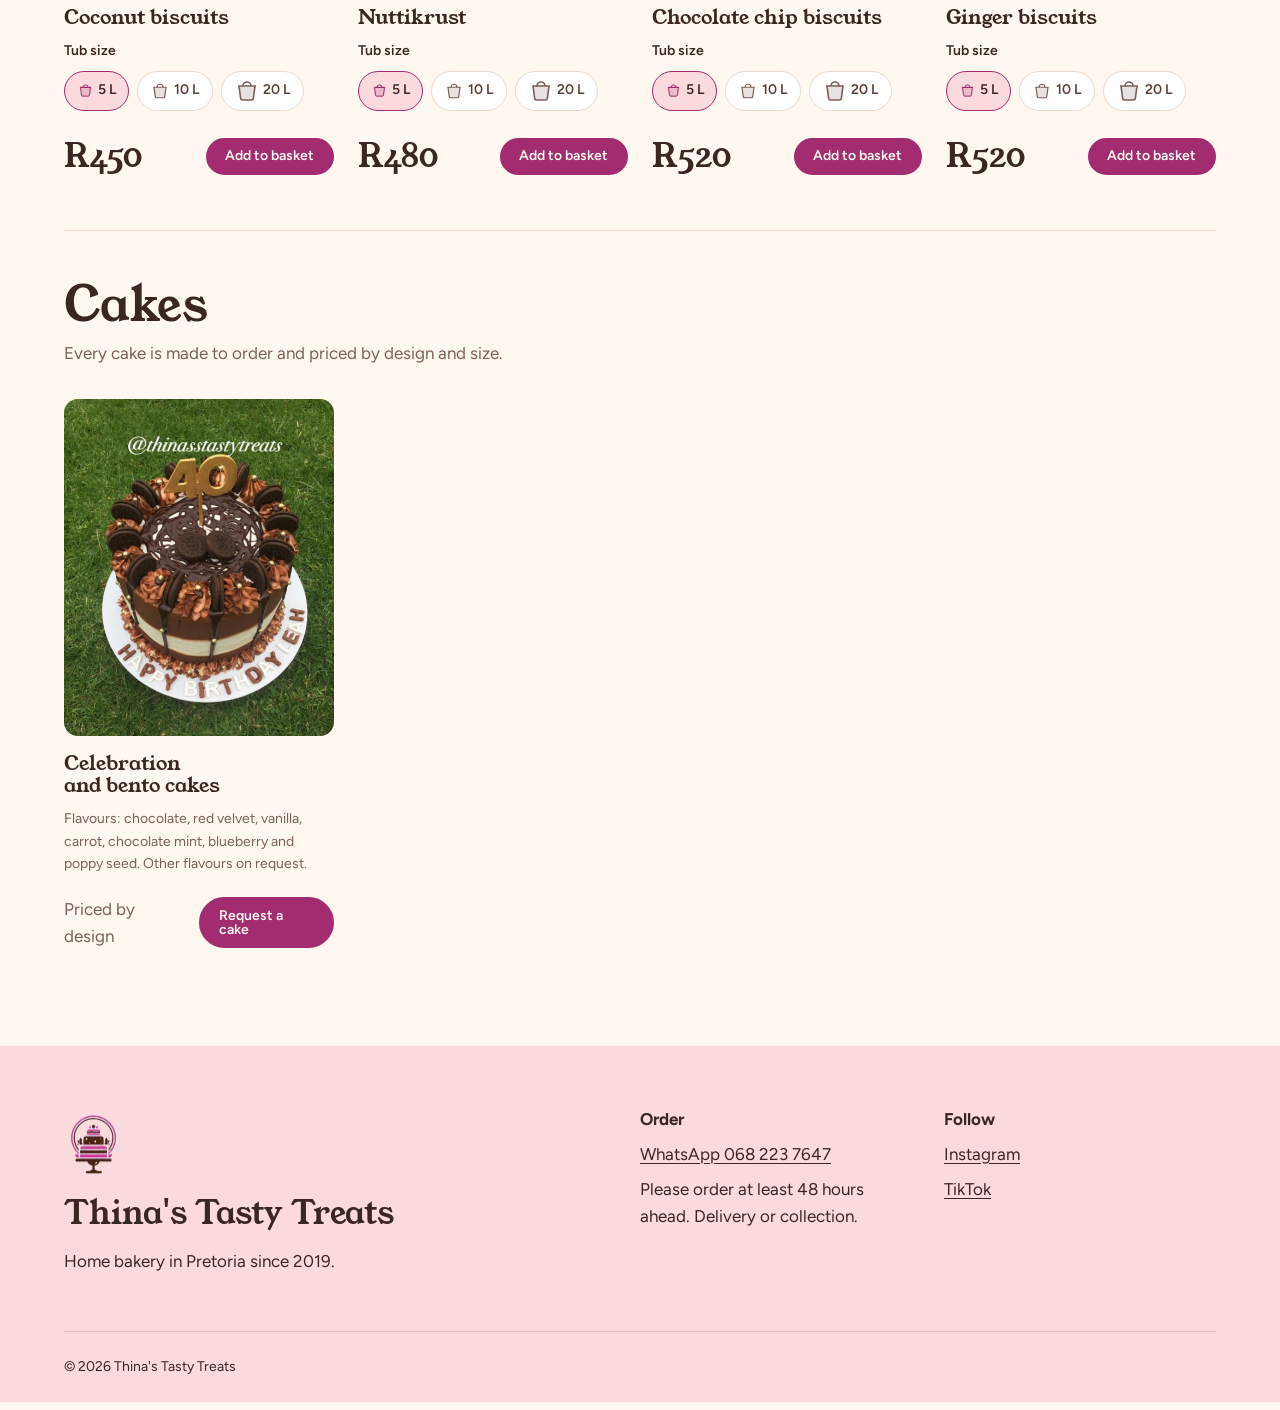
<file: menu.html>
<!DOCTYPE html>
<html lang="en">
<head>
  <meta charset="UTF-8">
  <meta name="viewport" content="width=device-width, initial-scale=1.0">
  <title>Menu and prices | Thina's Tasty Treats</title>
  <meta name="description" content="Scones, cupcakes and biscuits by the tub (5, 10 and 20 litres), plus celebration cakes made to order. Prices and online order requests.">
  <link rel="icon" href="images/emblem.png">
  <link rel="apple-touch-icon" href="images/apple-touch-icon.png">

  <!-- Link previews (WhatsApp, Facebook, Instagram DMs): see LEARN-phase-5.md.
       These must be FULL addresses, so update them if the domain changes. -->
  <meta property="og:type" content="website">
  <meta property="og:site_name" content="Thina's Tasty Treats">
  <meta property="og:title" content="Menu and prices | Thina's Tasty Treats">
  <meta property="og:description" content="Scones, cupcakes and biscuits by the tub, plus celebration cakes made to order. Build your order and send it on WhatsApp.">
  <meta property="og:url" content="https://hafani.github.io/thinas-site/menu.html">
  <meta property="og:image" content="https://hafani.github.io/thinas-site/images/og-image.jpg">
  <meta property="og:image:width" content="1200">
  <meta property="og:image:height" content="630">
  <meta name="twitter:card" content="summary_large_image">

  <link rel="preconnect" href="https://fonts.googleapis.com">
  <link rel="preconnect" href="https://fonts.gstatic.com" crossorigin>
  <link href="https://fonts.googleapis.com/css2?family=Figtree:wght@400;500;600;700&family=Young+Serif&display=swap" rel="stylesheet">

  <link rel="stylesheet" href="css/tokens.css">
  <link rel="stylesheet" href="css/base.css">
  <link rel="stylesheet" href="css/components.css">
  <link rel="stylesheet" href="css/menu.css">

  <script type="module" src="js/main.js"></script>
  <!-- Only this page needs the menu builder -->
  <script type="module" src="js/menu-page.js"></script>
</head>
<body>
  <div id="site-header"></div>

  <main class="container">
    <section class="page-intro">
      <h1>Menu and prices</h1>
      <p>Choose a size, add what you'd like to your basket, then send it to Thina as an order request. She'll confirm everything with you on WhatsApp.</p>
    </section>

    <!-- menu-page.js builds everything inside here from data/menu.json -->
    <div id="menu-root"></div>
  </main>

  <div id="site-footer"></div>
</body>
</html>
</file>
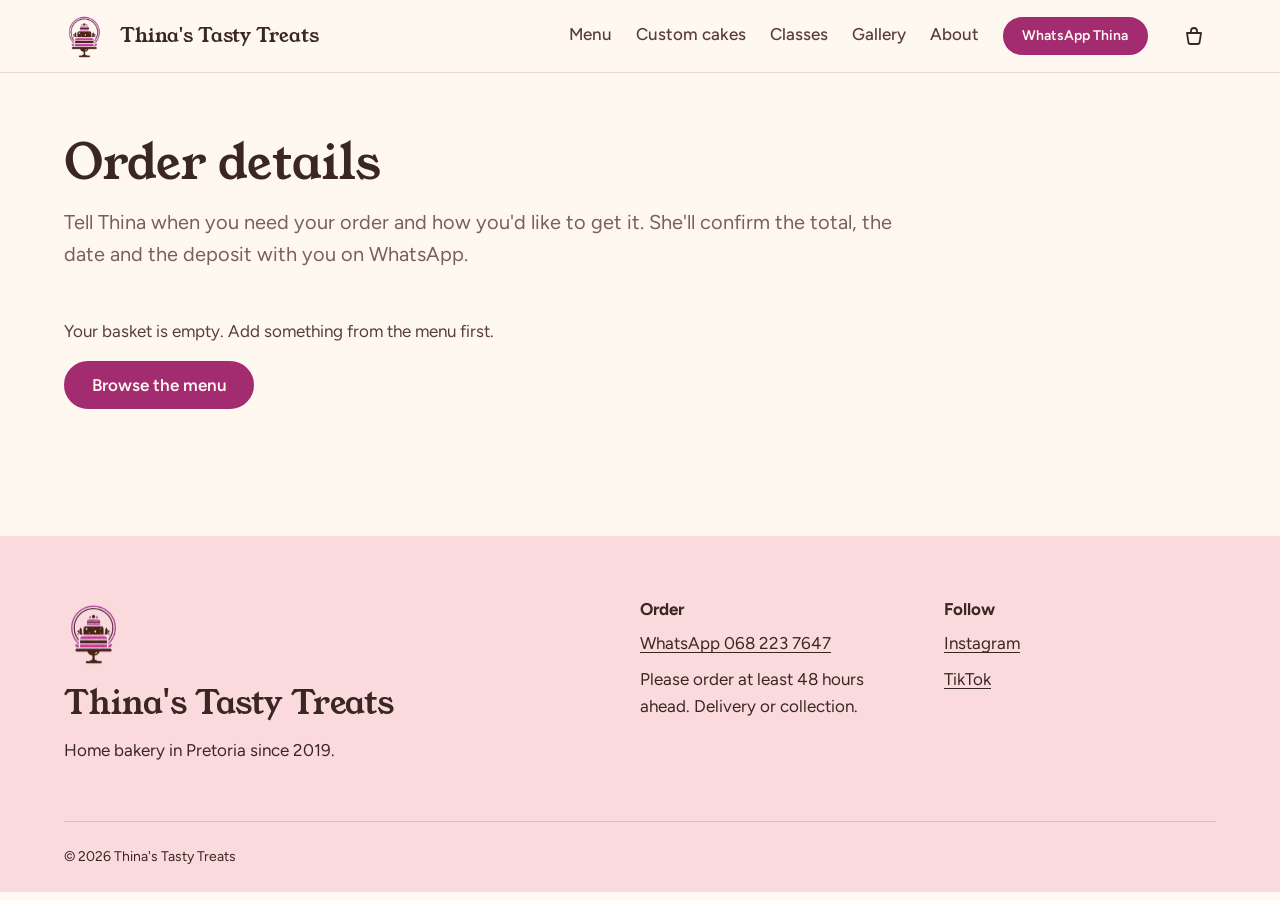
<file: order.html>
<!DOCTYPE html>
<html lang="en">
<head>
  <meta charset="UTF-8">
  <meta name="viewport" content="width=device-width, initial-scale=1.0">
  <title>Order details | Thina's Tasty Treats</title>
  <meta name="description" content="Send your order request to Thina's Tasty Treats on WhatsApp.">
  <!-- An empty checkout page is no use in search results -->
  <meta name="robots" content="noindex">
  <link rel="icon" href="images/emblem.png">
  <link rel="apple-touch-icon" href="images/apple-touch-icon.png">

  <!-- Link previews (WhatsApp, Facebook, Instagram DMs): see LEARN-phase-5.md.
       These must be FULL addresses, so update them if the domain changes. -->
  <meta property="og:type" content="website">
  <meta property="og:site_name" content="Thina's Tasty Treats">
  <meta property="og:title" content="Order details | Thina's Tasty Treats">
  <meta property="og:description" content="Send your order request to Thina's Tasty Treats on WhatsApp.">
  <meta property="og:url" content="https://hafani.github.io/thinas-site/order.html">
  <meta property="og:image" content="https://hafani.github.io/thinas-site/images/og-image.jpg">
  <meta property="og:image:width" content="1200">
  <meta property="og:image:height" content="630">
  <meta name="twitter:card" content="summary_large_image">

  <link rel="preconnect" href="https://fonts.googleapis.com">
  <link rel="preconnect" href="https://fonts.gstatic.com" crossorigin>
  <link href="https://fonts.googleapis.com/css2?family=Figtree:wght@400;500;600;700&family=Young+Serif&display=swap" rel="stylesheet">

  <link rel="stylesheet" href="css/tokens.css">
  <link rel="stylesheet" href="css/base.css">
  <link rel="stylesheet" href="css/components.css">
  <link rel="stylesheet" href="css/forms.css">

  <script type="module" src="js/main.js"></script>
  <script type="module" src="js/order-page.js"></script>
</head>
<body>
  <div id="site-header"></div>

  <main class="container">
    <section class="page-intro">
      <h1>Order details</h1>
      <p>Tell Thina when you need your order and how you'd like to get it. She'll confirm the total, the date and the deposit with you on WhatsApp.</p>
    </section>

    <!-- Shown instead of the form when the basket is empty -->
    <div id="order-empty" class="empty-state" hidden>
      <p>Your basket is empty. Add something from the menu first.</p>
      <a href="menu.html" class="btn">Browse the menu</a>
    </div>

    <div id="order-checkout" class="checkout">

      <div class="checkout__main">
        <!-- 1. ORDER SUMMARY (filled in by order-page.js) -->
        <section class="panel" aria-labelledby="summary-title">
          <div class="panel__head">
            <h2 id="summary-title" class="panel__title">Your order</h2>
            <button type="button" class="link-btn" data-open-basket>Edit basket</button>
          </div>
          <div id="order-summary"></div>
        </section>

        <!-- 2. THE FORM
             The form's HTML is written here by hand (not generated by JS):
             it never changes, so there's no reason to build it in code. -->
        <form id="order-form" class="form" autocomplete="on">

          <div class="field" data-field>
            <label class="field__label" for="name">Your name</label>
            <input class="field__control" id="name" name="name" type="text"
                   required autocomplete="name" data-label="Your name">
          </div>

          <div class="field" data-field>
            <label class="field__label" for="date">When do you need it?</label>
            <input class="field__control field__control--date" id="date" name="date" type="date"
                   required data-date-field data-label="The date">
            <p class="notice" data-short-notice-for="date" hidden>
              This is short notice. Thina will let you know if she can fit it in.
            </p>
          </div>

          <!-- Radio "cards". fieldset + legend groups them for screen readers -->
          <fieldset class="field choices" data-field>
            <legend class="field__label">Collection or delivery?</legend>
            <label class="choice">
              <input type="radio" name="method" value="collection" required data-label="Collection or delivery">
              <span class="choice__card">
                <span class="choice__title">Collection</span>
                <span class="choice__hint">Thina sends you the address</span>
              </span>
            </label>
            <label class="choice">
              <input type="radio" name="method" value="delivery" required data-label="Collection or delivery">
              <span class="choice__card">
                <span class="choice__title">Local delivery</span>
                <span class="choice__hint">Fee confirmed by Thina</span>
              </span>
            </label>
          </fieldset>

          <!-- Only shown (and only required) when "Local delivery" is picked -->
          <div class="field" data-field data-show-when="method=delivery" hidden>
            <label class="field__label" for="address">Delivery address or suburb</label>
            <input class="field__control" id="address" name="address" type="text"
                   required autocomplete="street-address" data-label="A delivery address or suburb">
          </div>

          <label class="check">
            <input type="checkbox" name="recommend" value="yes">
            <span>I'd like Thina's recommendations for anything else to add</span>
          </label>

          <div class="field" data-field>
            <label class="field__label" for="note">Anything else? <span class="field__optional">Optional</span></label>
            <textarea class="field__control" id="note" name="note" rows="3"
                      placeholder="A theme for decorated cupcakes, allergies, a time that suits you…"></textarea>
          </div>
        </form>
      </div>

      <!-- 3 + 4. LIVE PREVIEW and SEND
           The button is outside the <form>, so form="order-form" links it. -->
      <aside class="checkout__aside" aria-labelledby="preview-title">
        <h2 id="preview-title" class="panel__title">Your message to Thina</h2>
        <pre class="message-preview" id="order-preview"></pre>
        <button type="submit" form="order-form" class="btn btn--block">Send order request on WhatsApp</button>
        <p class="aside__hint">WhatsApp opens with this message typed out. Check it, then press send.</p>

        <div class="sent" id="order-sent" hidden>
          <p><strong>WhatsApp should now be open.</strong> Once you've sent the message, Thina will reply to confirm your order and the deposit.</p>
          <button type="button" class="btn btn--ghost btn--small" id="clear-basket">I've sent it, clear my basket</button>
        </div>
      </aside>

    </div>
  </main>

  <div id="site-footer"></div>
</body>
</html>
</file>
<file: css/tokens.css>
/* =========================================================================
   tokens.css — the design system in one place.
   -------------------------------------------------------------------------
   LESSON: CSS custom properties ("variables")
   Declare once on :root, use anywhere with var(--name).
   Want a different pink? Change ONE line here and the whole site updates.
   The old site repeated #5A3E36 in dozens of places.
   ========================================================================= */

:root {
  /* ---- Colour ----------------------------------------------------------
     Kept your palette (cream / pink / chocolate) and added "berry",
     sampled from the magenta in Mom's logo, so the site and logo match. */
  --cream: #FFF8F0;       /* page background */
  --blush: #FADADD;       /* soft pink bands */
  --chocolate: #5A3E36;   /* body text */
  --cocoa: #3B2722;       /* headings, footer */
  --berry: #A32B70;       /* buttons, links, highlights (logo magenta, darkened for readability) */
  --berry-dark: #84205A;  /* button hover */
  --muted: #7A6058;       /* secondary text */
  --line: #EBD9CF;        /* borders, dividers */

  /* ---- Type ------------------------------------------------------------
     Young Serif: chunky, friendly, like a painted bakery sign. Headings only.
     Figtree: clean and readable for everything else. */
  --font-display: 'Young Serif', Georgia, serif;
  --font-body: 'Figtree', system-ui, sans-serif;

  /* Type scale. clamp(min, preferred, max) makes sizes grow with
     the screen width but never go too small or too big. */
  --text-sm: 0.875rem;
  --text-base: 1.0625rem;
  --text-lg: 1.25rem;
  --text-xl: clamp(1.5rem, 1.2rem + 1.2vw, 2rem);
  --text-2xl: clamp(2rem, 1.4rem + 2.4vw, 3rem);
  --text-hero: clamp(2.6rem, 1.4rem + 5vw, 5.25rem);

  /* ---- Spacing (a consistent rhythm instead of random px values) ---- */
  --space-1: 0.25rem;
  --space-2: 0.5rem;
  --space-3: 0.75rem;
  --space-4: 1rem;
  --space-6: 1.5rem;
  --space-8: 2rem;
  --space-12: 3rem;
  --space-16: 4rem;
  --space-24: 6rem;

  /* ---- Shape ---- */
  --radius: 14px;
  --radius-pill: 999px;
  /* The site's signature shape: an arch, like a cake dome or a bakery window. */
  --arch: 999px 999px var(--radius) var(--radius);

  --container: 72rem;
  --header-height: 4.5rem;
}
</file>
<file: css/base.css>
/* =========================================================================
   base.css — resets and default element styles.
   ========================================================================= */

*,
*::before,
*::after {
  box-sizing: border-box; /* width includes padding + border: far less maths */
}

html {
  scroll-behavior: smooth;
}

body {
  margin: 0;
  font-family: var(--font-body);
  font-size: var(--text-base);
  line-height: 1.6;
  color: var(--chocolate);
  background: var(--cream);
  -webkit-font-smoothing: antialiased;
}

/* Footer sits at the bottom even on short pages:
   body is a column; <main> grows to fill the leftover space. */
body {
  min-height: 100vh;
  display: flex;
  flex-direction: column;
}
main {
  flex: 1;
}

body.no-scroll {
  overflow: hidden;
}

h1, h2, h3 {
  font-family: var(--font-display);
  font-weight: 400; /* Young Serif only has one weight */
  color: var(--cocoa);
  line-height: 1.1;
  margin: 0 0 var(--space-4);
  text-wrap: balance; /* avoids one lonely word on the last line */
}

p {
  margin: 0 0 var(--space-4);
  max-width: 65ch; /* "ch" = width of a "0". Keeps lines comfortable to read */
}

img {
  display: block;
  max-width: 100%;
  height: auto;
}

a {
  color: var(--berry);
  text-underline-offset: 0.2em;
}

/* Keyboard users need to SEE where they are. Never remove outlines
   without replacing them. :focus-visible shows it for keyboard only. */
:focus-visible {
  outline: 3px solid var(--berry);
  outline-offset: 3px;
  border-radius: 4px;
}

/* ---- Utilities ---- */

.container {
  width: min(100% - 2.5rem, var(--container));
  margin-inline: auto;
}

/* Hidden on screen but still read out by screen readers. */
.visually-hidden {
  position: absolute;
  width: 1px;
  height: 1px;
  overflow: hidden;
  clip: rect(0 0 0 0);
  white-space: nowrap;
}

/* Respect people who've asked their device for less motion. */
@media (prefers-reduced-motion: reduce) {
  *,
  *::before,
  *::after {
    animation: none !important;
    transition: none !important;
    scroll-behavior: auto !important;
  }
}

/* GOTCHA (found in Phase 2): position: sticky only sticks within its PARENT.
   The header's parent was this placeholder div, which is exactly as tall as
   the header — so it had nowhere to stick and scrolled away.
   display: contents makes the div "disappear" from layout, so the header
   behaves as a direct child of <body> and sticks for the whole page. */
#site-header {
  display: contents;
}

/* The hidden attribute should ALWAYS hide, even on elements we've given
   display: grid / flex elsewhere (a class rule would otherwise win). */
[hidden] {
  display: none !important;
}
</file>
<file: css/components.css>
/* =========================================================================
   components.css — pieces used on every page: buttons, header, nav, footer.
   -------------------------------------------------------------------------
   LESSON: BEM naming  →  block__element--modifier
     .nav            the block
     .nav__link      a part inside it
     .nav--open      a variation / state of it
   It keeps class names predictable and avoids styles fighting each other.
   ========================================================================= */

/* ---------- Buttons ---------- */

.btn {
  display: inline-flex;
  align-items: center;
  justify-content: center;
  gap: var(--space-2);
  padding: 0.85rem 1.6rem;
  border: 2px solid var(--berry);
  border-radius: var(--radius-pill);
  background: var(--berry);
  color: var(--cream);
  font: 600 var(--text-base) / 1 var(--font-body);
  text-decoration: none;
  cursor: pointer;
  transition: background-color 0.2s, border-color 0.2s, transform 0.2s;
}

.btn:hover {
  background: var(--berry-dark);
  border-color: var(--berry-dark);
}

.btn:active {
  transform: translateY(1px);
}

/* Outline version for secondary actions */
.btn--ghost {
  background: transparent;
  color: var(--berry);
}

.btn--ghost:hover {
  background: var(--berry);
  color: var(--cream);
}

.btn--small {
  padding: 0.6rem 1.1rem;
  font-size: var(--text-sm);
}

/* ---------- Header ---------- */

.site-header {
  position: sticky; /* stays at the top while you scroll */
  top: 0;
  z-index: 50;
  /* GOTCHA: don't add backdrop-filter, filter or transform here.
     Any of them turns the header into the "containing block" for
     position: fixed children, so the mobile .nav would be trapped inside
     the 72px-tall header instead of covering the screen. */
  background: var(--cream);
  border-bottom: 1px solid var(--line);
}

.site-header__inner {
  height: var(--header-height);
  display: flex;
  align-items: center;
  gap: var(--space-2);
}

/* Brand on the left; margin-right: auto pushes everything else right.
   Order after it: nav (desktop only), basket button, hamburger (mobile only). */
.site-header__inner > .brand {
  margin-right: auto;
}

/* NAV BREAKPOINT: 1024px. The same number is in js/layout.js (matchMedia),
   so if you change it here, change it there too. Raised from 860px in
   Phase 5: with the Gallery link added, the menu no longer fit below ~1000px. */
@media (min-width: 1024px) {
  .site-header__inner {
    gap: var(--space-6);
  }
}

.brand {
  display: flex;
  align-items: center;
  gap: var(--space-3);
  text-decoration: none;
  color: var(--cocoa);
}

.brand__emblem {
  width: 44px;
  height: auto;
}

.brand__name {
  font-family: var(--font-display);
  font-size: 1.2rem;
}

/* ---------- Navigation ----------
   MOBILE FIRST: these are the small-screen styles.
   The @media block further down changes them for wider screens. */

.nav {
  position: fixed;
  inset: var(--header-height) 0 0 0; /* fills the screen below the header */
  display: flex;
  flex-direction: column;
  gap: var(--space-2);
  padding: var(--space-8) 1.25rem;
  background: var(--cream);
  /* Hidden off to the right until opened */
  transform: translateX(100%);
  visibility: hidden;
  transition: transform 0.3s ease, visibility 0.3s;
}

.nav--open {
  transform: translateX(0);
  visibility: visible;
}

.nav__link {
  font-family: var(--font-display);
  font-size: var(--text-xl);
  color: var(--cocoa);
  text-decoration: none;
  padding: var(--space-3) 0;
  border-bottom: 1px solid var(--line);
}

.nav__link[aria-current='page'] {
  color: var(--berry);
}

.nav__cta {
  margin-top: var(--space-6);
  align-self: flex-start;
}

/* Hamburger: three lines drawn with one span + its ::before/::after */
.nav-toggle {
  display: grid;
  place-items: center;
  width: 44px; /* 44px = minimum comfortable tap target */
  height: 44px;
  border: 0;
  background: none;
  cursor: pointer;
}

.nav-toggle__bars,
.nav-toggle__bars::before,
.nav-toggle__bars::after {
  display: block;
  width: 24px;
  height: 2px;
  background: var(--cocoa);
  border-radius: 2px;
  transition: transform 0.25s, background-color 0.25s;
}

.nav-toggle__bars {
  position: relative;
}

.nav-toggle__bars::before,
.nav-toggle__bars::after {
  content: '';
  position: absolute;
  left: 0;
}

.nav-toggle__bars::before { top: -7px; }
.nav-toggle__bars::after  { top: 7px; }

/* When open, the lines turn into an X */
.nav-toggle[aria-expanded='true'] .nav-toggle__bars {
  background: transparent;
}
.nav-toggle[aria-expanded='true'] .nav-toggle__bars::before {
  transform: translateY(7px) rotate(45deg);
}
.nav-toggle[aria-expanded='true'] .nav-toggle__bars::after {
  transform: translateY(-7px) rotate(-45deg);
}

/* ---- Wide screens: normal horizontal menu (see NAV BREAKPOINT above) ---- */
@media (min-width: 1024px) {
  .nav-toggle {
    display: none;
  }

  .nav {
    position: static;
    flex-direction: row;
    align-items: center;
    gap: var(--space-6);
    padding: 0;
    background: none;
    transform: none;
    visibility: visible;
    transition: none;
  }

  .nav__link {
    font-family: var(--font-body);
    font-size: var(--text-base);
    font-weight: 500;
    color: var(--chocolate);
    padding: var(--space-2) 0;
    border-bottom: 2px solid transparent;
  }

  .nav__link:hover,
  .nav__link[aria-current='page'] {
    color: var(--berry);
    border-bottom-color: currentColor;
  }

  .nav__cta {
    margin-top: 0;
    align-self: auto;
  }
}

/* ---------- Footer ---------- */

.site-footer {
  margin-top: var(--space-12);
  background: var(--blush);
  color: var(--cocoa);
  padding-top: var(--space-16);
}

.site-footer__inner {
  display: grid;
  gap: var(--space-8);
}

@media (min-width: 700px) {
  .site-footer__inner {
    grid-template-columns: 2fr 1fr 1fr;
  }
}

.site-footer__name {
  font-family: var(--font-display);
  font-size: var(--text-xl);
  margin: var(--space-3) 0 var(--space-1);
}

.site-footer__heading {
  font-family: var(--font-body);
  font-size: var(--text-base);
  font-weight: 700;
  margin-bottom: var(--space-3);
}

.site-footer p {
  margin-bottom: var(--space-2);
}

.site-footer a {
  color: var(--cocoa);
}

.site-footer__legal {
  margin-top: var(--space-12);
  padding: var(--space-6) 0;
  border-top: 1px solid color-mix(in srgb, var(--cocoa) 15%, transparent);
  font-size: var(--text-sm);
  max-width: none;
}

/* ---------- Simple page intro (used on the inner pages) ---------- */

.page-intro {
  padding-block: var(--space-16) var(--space-8);
}

.page-intro h1 {
  font-size: var(--text-2xl);
}

.page-intro p {
  font-size: var(--text-lg);
  color: var(--muted);
}

/* =========================================================================
   Phase 2 — basket button, drawer, quantity stepper
   ========================================================================= */

/* ---------- Header basket button ---------- */

.basket-btn {
  position: relative;
  display: grid;
  place-items: center;
  width: 44px;
  height: 44px;
  border: 0;
  border-radius: 50%;
  background: none;
  color: var(--cocoa);
  cursor: pointer;
}

.basket-btn:hover {
  background: var(--blush);
}

.basket-btn__count {
  position: absolute;
  top: 2px;
  right: 0;
  min-width: 1.25rem;
  height: 1.25rem;
  padding: 0 0.3rem;
  border-radius: var(--radius-pill);
  background: var(--berry);
  color: var(--cream);
  font-size: 0.75rem;
  font-weight: 700;
  line-height: 1.25rem;
  text-align: center;
}

/* [hidden] normally means display:none, but our display rules above
   would win without this. */
.basket-btn__count[hidden] {
  display: none;
}

@keyframes pop {
  50% { transform: scale(1.45); }
}

.basket-btn__count.pop {
  animation: pop 0.35s ease;
}

/* ---------- Basket drawer (<dialog>) ---------- */

.drawer {
  /* Dialogs are centred by default; we pin this one to the right edge. */
  margin: 0 0 0 auto;
  width: min(28rem, 100%);
  height: 100dvh;
  max-height: none;
  max-width: none;
  padding: 0;
  border: 0;
  background: var(--cream);
  color: var(--chocolate);
}

.drawer[open] {
  animation: slide-in 0.3s cubic-bezier(.2,.7,.2,1);
}

@keyframes slide-in {
  from { transform: translateX(100%); }
}

.drawer::backdrop {
  background: rgb(59 39 34 / 0.45); /* cocoa, see-through */
}

.drawer__inner {
  height: 100%;
  display: flex;
  flex-direction: column;
}

.drawer__head {
  display: flex;
  align-items: center;
  justify-content: space-between;
  padding: var(--space-4) var(--space-6);
  border-bottom: 1px solid var(--line);
}

.drawer__title {
  font-size: var(--text-xl);
  margin: 0;
}

.drawer__body {
  flex: 1;          /* takes the leftover height… */
  overflow-y: auto; /* …and scrolls if the basket is long */
  padding: var(--space-2) var(--space-6);
}

.drawer__empty {
  padding-block: var(--space-12);
}

.drawer__foot {
  padding: var(--space-6);
  border-top: 1px solid var(--line);
  background: color-mix(in srgb, var(--blush) 45%, var(--cream));
}

.drawer__foot:empty {
  display: none;
}

.drawer__note {
  font-size: var(--text-sm);
  color: var(--muted);
}

.drawer__cta {
  width: 100%;
}

.icon-btn {
  display: grid;
  place-items: center;
  width: 44px;
  height: 44px;
  border: 0;
  border-radius: 50%;
  background: none;
  color: var(--cocoa);
  cursor: pointer;
}

.icon-btn:hover {
  background: var(--blush);
}

/* ---------- Basket lines ----------
   Grid areas let us name the parts and place them:
     name     price
     stepper  remove                                        */

.lines {
  list-style: none;
  margin: 0;
  padding: 0;
}

.line {
  display: grid;
  grid-template-columns: 1fr auto;
  grid-template-areas:
    'info    price'
    'stepper remove';
  gap: var(--space-3) var(--space-4);
  align-items: center;
  padding-block: var(--space-4);
  border-bottom: 1px solid var(--line);
}

.line p {
  margin: 0;
}

.line__info    { grid-area: info; }
.line__price   { grid-area: price; font-weight: 600; color: var(--cocoa); }
.stepper       { grid-area: stepper; }
.line__remove  { grid-area: remove; }

.line__name {
  font-weight: 600;
  color: var(--cocoa);
}

.line__details {
  font-size: var(--text-sm);
  color: var(--muted);
}

.line__remove {
  border: 0;
  background: none;
  color: var(--muted);
  font: inherit;
  font-size: var(--text-sm);
  text-decoration: underline;
  cursor: pointer;
}

.line__remove:hover {
  color: var(--berry);
}

.stepper {
  display: inline-flex;
  align-items: center;
  border: 1px solid var(--line);
  border-radius: var(--radius-pill);
  background: #fff;
}

.stepper button {
  width: 36px;
  height: 36px;
  border: 0;
  border-radius: 50%;
  background: none;
  color: var(--cocoa);
  font-size: 1.15rem;
  cursor: pointer;
}

.stepper button:hover {
  color: var(--berry);
}

.stepper span {
  min-width: 1.75rem;
  text-align: center;
  font-weight: 600;
}

/* ---------- Totals ---------- */

.totals {
  margin: 0 0 var(--space-3);
}

.totals div {
  display: flex;
  justify-content: space-between;
  gap: var(--space-4);
  padding-block: var(--space-1);
}

.totals dt,
.totals dd {
  margin: 0;
}

.totals dd {
  font-weight: 700;
  color: var(--cocoa);
}

.totals div:first-child dd {
  font-size: var(--text-lg);
}

.totals__deposit {
  color: var(--berry);
}

.totals__deposit dd {
  color: var(--berry);
}

/* Stepper sits at its natural width, not stretched across the grid cell */
.line .stepper {
  justify-self: start;
}

/* Keep the brand name on one line on small phones */
.brand__name {
  white-space: nowrap;
}

@media (max-width: 400px) {
  .brand__name {
    font-size: 1.05rem;
  }
  .brand__emblem {
    width: 38px;
  }
}

/* ---------- Form fields (menu flavour picker + all Phase 3 forms) ---------- */

.field {
  display: grid;
  gap: var(--space-1);
}

.field__label {
  font-size: var(--text-sm);
  font-weight: 600;
  color: var(--cocoa);
}

.field__control {
  min-height: 44px;
  padding: 0.5rem 0.75rem;
  border: 1.5px solid var(--line);
  border-radius: 10px;
  background: #fff;
  color: var(--chocolate);
  font: inherit;
}

.field__control:focus-visible {
  border-color: var(--berry);
  outline-offset: 1px;
}


/* ---------- Dropdowns (<select>) ----------
   Safari draws selects with a grey, shiny gradient that ignores our
   background. appearance: none removes the browser's own drawing, so we
   add the arrow back ourselves as a small SVG background image. */
select.field__control {
  appearance: none;
  -webkit-appearance: none;
  padding-right: 2.5rem; /* room for the arrow */
  background-color: #fff;
  background-image: url("data:image/svg+xml,%3Csvg xmlns='http://www.w3.org/2000/svg' width='12' height='8' viewBox='0 0 12 8'%3E%3Cpath d='M1 1.5l5 5 5-5' fill='none' stroke='%233B2722' stroke-width='1.8' stroke-linecap='round' stroke-linejoin='round'/%3E%3C/svg%3E");
  background-repeat: no-repeat;
  background-position: right 0.9rem center;
  cursor: pointer;
}

/* A lone dropdown doesn't need the full width of the form */
.form > .field > select.field__control {
  max-width: 24rem;
}

/* Nav labels and the button never wrap onto two lines */
.nav__link,
.nav__cta {
  white-space: nowrap;
}
</file>
<file: css/home.css>
/* =========================================================================
   home.css — styles only the homepage uses.
   ========================================================================= */

/* ---------- Hero ----------
   LESSON: CSS Grid. On phones it's one column (text, then photo).
   From 860px wide, two columns side by side. */

.hero {
  display: grid;
  gap: var(--space-12);
  align-items: center;
  padding-block: var(--space-12) var(--space-16);
}

@media (min-width: 860px) {
  .hero {
    grid-template-columns: 1.15fr 0.85fr;
    padding-block: var(--space-16) var(--space-24);
  }
}

.hero__title {
  font-size: var(--text-hero);
  line-height: 1.02;
  letter-spacing: -0.01em;
  margin-bottom: var(--space-6);
}

/* Each line is its own block so it can animate in one after the other */
.hero__line {
  display: block;
}

.hero__lead {
  font-size: var(--text-lg);
  max-width: 34rem;
  margin-bottom: var(--space-8);
}

.hero__actions {
  display: flex;
  flex-wrap: wrap;
  gap: var(--space-3);
}

/* The arch-shaped photo — the site's signature shape */
.hero__media {
  position: relative;
  margin: 0;
  max-width: 26rem;
  justify-self: center;
  width: 100%;
}

.hero__media img {
  width: 100%;
  aspect-ratio: 4 / 5;
  object-fit: cover; /* crop to fill the shape without squashing */
  border-radius: var(--arch);
}

/* Round stamp overlapping the arch's edge */
.hero__badge {
  position: absolute;
  left: -1.25rem;
  bottom: 2.5rem;
  display: grid;
  place-items: center;
  width: 7.5rem;
  aspect-ratio: 1;
  padding: var(--space-4);
  border-radius: 50%;
  background: var(--berry);
  color: var(--cream);
  font-family: var(--font-display);
  font-size: 1.05rem;
  line-height: 1.15;
  text-align: center;
  transform: rotate(-8deg);
}

/* ---------- The one orchestrated motion moment: hero on page load ----------
   LESSON: @keyframes + animation-delay to stagger.
   `both` keeps the element at the start state until its delay is over. */

@keyframes rise {
  from { opacity: 0; transform: translateY(0.6em); }
  to   { opacity: 1; transform: none; }
}

@keyframes arch-reveal {
  from { clip-path: inset(100% 0 0 0 round 999px 999px 14px 14px); }
  to   { clip-path: inset(0 0 0 0 round 999px 999px 14px 14px); }
}

@keyframes stamp {
  from { opacity: 0; transform: rotate(-30deg) scale(0.6); }
  to   { opacity: 1; transform: rotate(-8deg) scale(1); }
}

.hero__line { animation: rise 0.7s cubic-bezier(.2,.7,.2,1) both; }
.hero__line:nth-child(2) { animation-delay: 0.08s; }
.hero__line:nth-child(3) { animation-delay: 0.16s; }
.hero__line:nth-child(4) { animation-delay: 0.24s; }
.hero__lead,
.hero__actions { animation: rise 0.7s 0.35s cubic-bezier(.2,.7,.2,1) both; }
.hero__media img { animation: arch-reveal 1s 0.15s cubic-bezier(.6,0,.2,1) both; }
.hero__badge { animation: stamp 0.5s 1s cubic-bezier(.3,1.6,.5,1) both; }

/* ---------- Generic section spacing ---------- */

.section {
  padding-block: var(--space-16);
}

.section h2 {
  font-size: var(--text-2xl);
}

.section__head {
  display: flex;
  flex-wrap: wrap;
  align-items: baseline;
  justify-content: space-between;
  gap: var(--space-2) var(--space-6);
  margin-bottom: var(--space-8);
}

.section__head h2 {
  margin: 0;
}

.section__link {
  font-weight: 600;
}

/* ---------- Category tiles ---------- */

.categories {
  list-style: none;
  margin: 0;
  padding: 0;
  display: grid;
  grid-template-columns: repeat(2, 1fr);
  gap: var(--space-8) var(--space-4);
}

@media (min-width: 860px) {
  .categories {
    grid-template-columns: repeat(4, 1fr);
    gap: var(--space-6);
  }
}

.category__link {
  display: block;
  text-decoration: none;
  color: inherit;
}

.category__link img {
  width: 100%;
  /* Rounded rectangle, not the arch: products in boxes and buckets are
     rectangular, so an arch would cut off their top corners.
     The arch stays on the hero cake only. */
  aspect-ratio: 4 / 5;
  object-fit: cover;
  object-position: center;
  border-radius: var(--radius);
  margin-bottom: var(--space-4);
  transition: transform 0.3s ease;
}

.category__link:hover img {
  transform: translateY(-4px);
}

.category__name {
  font-size: var(--text-lg);
  margin-bottom: var(--space-1);
}

.category__link:hover .category__name {
  color: var(--berry);
}

.category__price {
  margin: 0;
  color: var(--muted);
  font-size: var(--text-sm);
}

/* ---------- Ordering steps ---------- */

.steps-band {
  background: var(--blush);
  padding-block: var(--space-16);
  margin-block: var(--space-8);
}

.steps-band h2 {
  font-size: var(--text-2xl);
  margin-bottom: var(--space-8);
}

.steps {
  list-style: none;
  margin: 0 0 var(--space-12);
  padding: 0;
  display: grid;
  gap: var(--space-8);
  counter-reset: step; /* LESSON: CSS counters number things for you */
}

@media (min-width: 760px) {
  .steps {
    grid-template-columns: repeat(3, 1fr);
  }
}

.step {
  counter-increment: step;
  border-top: 2px solid var(--cocoa);
  padding-top: var(--space-4);
}

.step::before {
  content: counter(step);
  display: block;
  font-family: var(--font-display);
  font-size: 3.5rem;
  line-height: 1;
  color: var(--berry);
  margin-bottom: var(--space-3);
}

.step__title {
  font-size: var(--text-lg);
  margin-bottom: var(--space-2);
}

.step p {
  margin: 0;
}

/* ---------- Classes ---------- */

.classes {
  display: grid;
  gap: var(--space-8);
  align-items: center;
}

@media (min-width: 860px) {
  .classes {
    grid-template-columns: 1fr 1fr;
    gap: var(--space-16);
  }
}

.classes__photo {
  width: 100%;
  aspect-ratio: 4 / 3;
  object-fit: cover;
  border-radius: var(--radius);
}

.pricelist {
  list-style: none;
  margin: var(--space-6) 0 var(--space-8);
  padding: 0;
}

/* Name ........ Price  — the dotted line is a flex item that grows */
.pricelist li {
  display: flex;
  align-items: baseline;
  gap: var(--space-2);
  padding-block: var(--space-2);
}

.pricelist li::after {
  content: '';
  order: 1; /* place the dots between the two spans */
  flex: 1;
  border-bottom: 2px dotted color-mix(in srgb, var(--chocolate) 35%, transparent);
  transform: translateY(-0.3em);
}

.pricelist li span:last-child {
  order: 2;
  font-weight: 600;
  color: var(--cocoa);
  white-space: nowrap;
}

.pricelist__note {
  margin: calc(var(--space-6) * -1) 0 var(--space-6);
  font-size: var(--text-sm);
  color: var(--muted);
}

/* Class names in the price list link to that class on the booking page */
.pricelist a {
  color: inherit;
  text-decoration: none;
}

.pricelist a:hover {
  color: var(--berry);
  text-decoration: underline;
}
</file>
<file: css/forms.css>
/* =========================================================================
   forms.css — the three request pages: order details, custom cake, classes.
   ========================================================================= */

/* ---------- Page intro with photos (cake + classes pages) ---------- */

.page-intro--with-photos {
  display: grid;
  gap: var(--space-8);
  align-items: center;
}

@media (min-width: 860px) {
  .page-intro--with-photos {
    grid-template-columns: 1.2fr 1fr;
  }
}

.intro-photos {
  display: grid;
  grid-template-columns: 1fr 1fr;
  gap: var(--space-3);
  max-width: 26rem;
}

.intro-photos img {
  width: 100%;
  aspect-ratio: 4 / 5;
  object-fit: cover;
  border-radius: var(--radius);
}

.intro-photos--single {
  grid-template-columns: 1fr;
}

.intro-photos--single img {
  aspect-ratio: 4 / 3;
}

@media (max-width: 559px) {
  .intro-photos {
    display: none; /* on phones, get people to the form faster */
  }
}

/* ---------- Two-column layout ----------
   Phones: one column, in reading order (summary → form → preview → send).
   Desktop: form on the left, preview + send stick on the right
   so the message is always in view while you type. */

.checkout {
  display: grid;
  gap: var(--space-12);
  align-items: start;
}

@media (min-width: 900px) {
  .checkout {
    grid-template-columns: minmax(0, 1.35fr) minmax(0, 1fr);
    gap: var(--space-16);
  }

  .checkout__aside {
    position: sticky;
    top: calc(var(--header-height) + var(--space-6));
  }
}

.checkout__main {
  display: grid;
  gap: var(--space-12);
}

/* ---------- Order summary panel ---------- */

.panel__head {
  display: flex;
  align-items: baseline;
  justify-content: space-between;
  gap: var(--space-4);
  margin-bottom: var(--space-2);
}

.panel__title {
  font-size: var(--text-xl);
  margin-bottom: var(--space-4);
}

.panel__head .panel__title {
  margin: 0;
}

.link-btn {
  padding: 0;
  border: 0;
  background: none;
  color: var(--berry);
  font: inherit;
  font-weight: 600;
  text-decoration: underline;
  text-underline-offset: 0.2em;
  cursor: pointer;
}

.summary {
  list-style: none;
  margin: 0 0 var(--space-4);
  padding: 0;
}

.summary__line {
  display: flex;
  justify-content: space-between;
  gap: var(--space-4);
  padding-block: var(--space-3);
  border-bottom: 1px solid var(--line);
}

.summary__qty {
  font-weight: 700;
  color: var(--cocoa);
}

.summary__details {
  display: block;
  font-size: var(--text-sm);
  color: var(--muted);
}

.summary__price {
  font-weight: 600;
  color: var(--cocoa);
  white-space: nowrap;
}

/* ---------- The form ---------- */

.form {
  display: grid;
  gap: var(--space-6);
}

.form__section {
  font-size: var(--text-xl);
  margin: var(--space-4) 0 0;
  padding-top: var(--space-6);
  border-top: 1px solid var(--line);
}

.form__section:first-child {
  margin-top: 0;
  padding-top: 0;
  border-top: 0;
}

/* Two fields side by side when there's room */
.field-row {
  display: grid;
  gap: var(--space-6);
}

@media (min-width: 560px) {
  .field-row {
    grid-template-columns: 1fr 1fr;
  }
}

.field__optional {
  font-weight: 400;
  color: var(--muted);
  margin-left: var(--space-1);
}

textarea.field__control {
  resize: vertical;
  line-height: 1.5;
}

.field__control--date {
  max-width: 16rem;
}

/* Errors: shown under the field, red-ish berry, with the field outlined */
.field__error {
  margin: var(--space-1) 0 0;
  color: #B42318;
  font-size: var(--text-sm);
  font-weight: 600;
}

.field__control[aria-invalid='true'] {
  border-color: #B42318;
}

.choice input[aria-invalid='true'] + .choice__card {
  border-color: #B42318;
}

/* Soft warning (short notice): informative, not an error */
.notice {
  margin: var(--space-2) 0 0;
  padding: var(--space-3) var(--space-4);
  border-left: 3px solid var(--berry);
  border-radius: 0 8px 8px 0;
  background: color-mix(in srgb, var(--blush) 60%, var(--cream));
  color: var(--cocoa);
  font-size: var(--text-sm);
  max-width: 36rem;
}

/* The notice sits OUTSIDE .field-row on the cake/class pages, so
   pull it up closer to the date it describes. */
.field-row + .notice {
  margin-top: calc(var(--space-4) * -1);
}

/* ---------- Radio "cards" ----------
   Same trick as the menu's size pills: real radio inputs, visually hidden,
   styling the span next to them with  input:checked + .choice__card  */

.choices {
  display: grid;
  grid-template-columns: 1fr 1fr;
  gap: var(--space-3);
  border: 0;
  margin: 0;
  padding: 0;
  min-width: 0;
}

.choices > legend {
  margin-bottom: var(--space-2);
  padding: 0;
}

@media (min-width: 700px) {
  .choices--4 {
    grid-template-columns: repeat(4, 1fr);
  }
}

.choices--list {
  grid-template-columns: 1fr;
  gap: var(--space-2);
}

/* the error <p> should span the full width under the cards */
.choices .field__error {
  grid-column: 1 / -1;
}

.choice {
  display: flex;
}

.choice input {
  position: absolute;
  opacity: 0;
  width: 1px;
  height: 1px;
}

.choice__card {
  flex: 1;
  display: grid;
  align-content: start;
  gap: 0.15rem;
  padding: var(--space-3) var(--space-4);
  border: 1.5px solid var(--line);
  border-radius: 12px;
  background: #fff;
  cursor: pointer;
  transition: border-color 0.15s, background-color 0.15s;
}

.choice__card--row {
  grid-auto-flow: column;
  justify-content: space-between;
  align-items: center;
  gap: var(--space-4);
}

.choice__title {
  font-weight: 600;
  color: var(--cocoa);
}

.choice__hint {
  font-size: var(--text-sm);
  color: var(--muted);
}

.choice__price {
  font-family: var(--font-display);
  font-size: var(--text-lg);
  color: var(--cocoa);
  white-space: nowrap;
}

.choice:hover .choice__card {
  border-color: var(--berry);
}

.choice input:checked + .choice__card {
  border-color: var(--berry);
  background: var(--blush);
  box-shadow: inset 0 0 0 1px var(--berry); /* thicker border without a layout jump */
}

.choice input:focus-visible + .choice__card {
  outline: 3px solid var(--berry);
  outline-offset: 2px;
}

/* ---------- Checkbox row ---------- */

.check {
  display: flex;
  align-items: flex-start;
  gap: var(--space-3);
  cursor: pointer;
}

.check input {
  flex-shrink: 0;
  width: 1.25rem;
  height: 1.25rem;
  margin-top: 0.2rem;
  accent-color: var(--berry); /* recolours the native checkbox */
}

/* ---------- Live preview + send ---------- */

/* <pre> keeps the line breaks exactly as WhatsApp will show them */
.message-preview {
  margin: 0 0 var(--space-6);
  padding: var(--space-6);
  border-radius: 4px var(--radius) var(--radius) var(--radius); /* chat bubble corner */
  background: #E7F6E9;
  color: #1F2D22;
  font-family: var(--font-body);
  font-size: var(--text-base);
  line-height: 1.6;
  white-space: pre-wrap;
  overflow-wrap: anywhere;
  min-height: 8rem;
}

.btn--block {
  width: 100%;
}

.aside__hint {
  margin: var(--space-3) 0 0;
  font-size: var(--text-sm);
  color: var(--muted);
}

.sent {
  margin-top: var(--space-6);
  padding: var(--space-4);
  border-radius: var(--radius);
  background: color-mix(in srgb, var(--blush) 60%, var(--cream));
}

.sent p {
  margin-bottom: var(--space-3);
}

.sent p:last-child {
  margin-bottom: 0;
}

.empty-state {
  padding-bottom: var(--space-12);
}

/* Cake sizes: 5 options. 2 per row on phones, 3 on tablets, all 5 on desktop */
@media (min-width: 560px) {
  .choices--5 {
    grid-template-columns: repeat(3, 1fr);
  }
}

@media (min-width: 1100px) {
  .choices--5 {
    grid-template-columns: repeat(5, 1fr);
  }
}

.choices__hint {
  grid-column: 1 / -1;
  margin: var(--space-1) 0 0;
  font-size: var(--text-sm);
  color: var(--muted);
}

.choice__per {
  display: block;
  font-family: var(--font-body);
  font-size: 0.75rem;
  color: var(--muted);
  text-align: right;
}

/* Flavour dropdowns: one, or one per tier side by side when there's room */
.flavour-fields {
  display: grid;
  gap: var(--space-6);
}

.flavour-fields select.field__control {
  max-width: 24rem;
}

@media (min-width: 560px) {
  .flavour-fields--tiers {
    grid-template-columns: repeat(auto-fit, minmax(10rem, 1fr));
    gap: var(--space-4);
  }

  .flavour-fields--tiers select.field__control {
    max-width: none;
  }
}

/* GOTCHA: grid items default to min-width: auto, so a <select> refuses to
   shrink below its longest option ("Not sure, please recommend one") and
   the row overflows. min-width: 0 lets the columns share the space. */
.flavour-fields .field {
  min-width: 0;
}

.flavour-fields select.field__control {
  width: 100%;
  text-overflow: ellipsis;
}
</file>
<file: css/menu.css>
/* =========================================================================
   menu.css — styles only the Menu page uses.
   ========================================================================= */

/* ---------- Category jump links ----------
   Sticky just under the header, so they're always reachable.
   On phones they scroll sideways instead of wrapping. */

.chips {
  position: sticky;
  top: var(--header-height);
  z-index: 10;
  display: flex;
  gap: var(--space-2);
  overflow-x: auto;
  padding-block: var(--space-3);
  margin-bottom: var(--space-4);
  background: var(--cream);
  scrollbar-width: none;
}

.chip {
  flex-shrink: 0;
  padding: 0.5rem 1rem;
  border: 1px solid var(--line);
  border-radius: var(--radius-pill);
  background: #fff;
  color: var(--cocoa);
  font-weight: 500;
  text-decoration: none;
}

.chip:hover {
  border-color: var(--berry);
  color: var(--berry);
}

/* ---------- Sections ---------- */

.menu-section {
  padding-block: var(--space-12);
  /* When we jump to #biscuits, leave room for the sticky header + chips */
  scroll-margin-top: calc(var(--header-height) + 4rem);
}

.menu-section + .menu-section {
  border-top: 1px solid var(--line);
}

.menu-section__head {
  margin-bottom: var(--space-8);
}

.menu-section__head h2 {
  font-size: var(--text-2xl);
  margin-bottom: var(--space-2);
}

.menu-section__head p {
  color: var(--muted);
  margin: 0;
}

.menu-status {
  padding-block: var(--space-12);
}

/* ---------- Product grid ----------
   auto-fill + minmax: "fit as many 15rem-wide columns as possible,
   stretch them to fill the row". Responsive with zero media queries. */

.products {
  display: grid;
  grid-template-columns: repeat(auto-fill, minmax(15rem, 1fr));
  gap: var(--space-12) var(--space-6);
}

.product {
  display: flex;
  flex-direction: column;
}

.product__img {
  width: 100%;
  aspect-ratio: 4 / 5;
  object-fit: cover;
  border-radius: var(--radius);
  margin-bottom: var(--space-4);
  background: var(--blush);
}

/* A product without a photo: just the text. On desktop it lines up with its
   neighbours because every card's "Add" row is pushed to the bottom. */
.product--no-photo {
  justify-content: flex-end;
}

.product--no-photo .product__body {
  flex: 0 0 auto;
}

/* The body grows so every card's "Add" row lines up at the bottom */
.product__body {
  flex: 1;
  display: flex;
  flex-direction: column;
  gap: var(--space-3);
}

.product__name {
  font-size: var(--text-lg);
  margin: 0;
}

.product__desc {
  font-size: var(--text-sm);
  color: var(--muted);
  margin: 0;
}

.product__buy {
  margin-top: auto; /* push to the bottom of the card */
  padding-top: var(--space-2);
  display: flex;
  align-items: center;
  justify-content: space-between;
  gap: var(--space-3);
}

.product__price {
  font-family: var(--font-display);
  font-size: var(--text-xl);
  color: var(--cocoa);
}

.product--quote .product__price {
  font-family: var(--font-body);
  font-size: var(--text-base);
  color: var(--muted);
}

.btn.is-added {
  background: var(--cocoa);
  border-color: var(--cocoa);
}

/* ---------- Size picker ----------
   LESSON: style radio buttons without losing them.
   The real <input> is visually hidden but still there, so keyboard
   arrows, screen readers and forms all keep working. We style the
   <span> next to it, using the  input:checked + span  selector. */

.sizes {
  border: 0;
  margin: 0;
  padding: 0;
  min-width: 0;
}

.sizes__legend {
  padding: 0;
  margin-bottom: var(--space-2);
  font-size: var(--text-sm);
  font-weight: 600;
  color: var(--cocoa);
}

.sizes__options {
  display: flex;
  flex-wrap: wrap;
  gap: var(--space-2);
}

.size input {
  position: absolute;
  opacity: 0;
  width: 1px;
  height: 1px;
}

.size__pill {
  display: inline-flex;
  gap: 0.3rem;
  min-height: 40px;
  padding: 0.35rem 0.8rem;
  border: 1.5px solid var(--line);
  border-radius: var(--radius-pill);
  background: #fff;
  font-weight: 600;
  font-size: var(--text-sm);
  color: var(--chocolate);
  cursor: pointer;
  transition: border-color 0.15s, background-color 0.15s;
  align-items: center;
}

.size__icon {
  color: var(--muted);
}

.size:hover .size__pill {
  border-color: var(--berry);
}

.size input:checked + .size__pill {
  border-color: var(--berry);
  background: var(--blush);
  color: var(--cocoa);
}

.size input:checked + .size__pill .size__icon {
  color: var(--berry);
}

/* The hidden input gets focus, so show the ring on its visible partner */
.size input:focus-visible + .size__pill {
  outline: 3px solid var(--berry);
  outline-offset: 2px;
}

/* ---------- Phones: compact rows instead of tall cards ----------
   Photo on the left, details on the right. 14 full-height cards made
   the page ~11 000px tall on a phone; this roughly thirds it. */
@media (max-width: 560px) {
  .products {
    gap: var(--space-8);
  }

  .product {
    display: grid;
    grid-template-columns: 6.5rem 1fr;
    gap: var(--space-4);
    align-items: start;
  }

  .product__img {
    margin: 0;
    aspect-ratio: 1;
  }

  /* No photo: the text takes the full width, not the photo column */
  .product--no-photo {
    grid-template-columns: 1fr;
  }

  .product__price {
    font-size: var(--text-lg);
  }

  .size__pill {
    padding-inline: 0.65rem;
  }
}
</file>
<file: css/gallery.css>
/* =========================================================================
   gallery.css — the photo grid and the lightbox.
   The lightbox styles are also needed on the homepage (the "Recent cakes"
   strip), so index.html loads this file too.
   ========================================================================= */

/* ---------- Grid ----------
   Every tile is the same 4:5 shape (object-fit: cover crops to fill),
   so the grid stays tidy whatever shape the photos are.
   The full, uncropped photo shows in the lightbox. */

.gallery {
  list-style: none;
  margin: 0;
  padding: 0;
  display: grid;
  grid-template-columns: repeat(2, 1fr);
  gap: var(--space-8) var(--space-4);
}

@media (min-width: 760px) {
  .gallery {
    grid-template-columns: repeat(3, 1fr);
    gap: var(--space-12) var(--space-6);
  }
}

.gallery__btn {
  display: block;
  width: 100%;
  padding: 0;
  border: 0;
  border-radius: var(--radius);
  background: var(--blush);
  cursor: zoom-in;
  overflow: hidden;
}

.gallery__btn img {
  width: 100%;
  aspect-ratio: 4 / 5;
  object-fit: cover;
  transition: transform 0.4s ease;
}

.gallery__btn:hover img {
  transform: scale(1.03);
}

.gallery__caption {
  margin: var(--space-3) 0 0;
  font-size: var(--text-sm);
  color: var(--muted);
}

/* ---------- Call to action under the grid ---------- */

.gallery-cta {
  margin-top: var(--space-16);
  padding: var(--space-12) var(--space-8);
  border-radius: var(--radius);
  background: var(--blush);
}

.gallery-cta h2 {
  font-size: var(--text-2xl);
}

/* ---------- Lightbox (<dialog>) ---------- */

.lightbox {
  width: 100vw;
  height: 100dvh;
  max-width: none;
  max-height: none;
  margin: 0;
  padding: 0;
  border: 0;
  /* Solid, not see-through: the viewer fills the screen, and page text
     showing through made the caption hard to read. */
  background: #1E1411; /* very dark cocoa */
  color: var(--cream);
}

.lightbox::backdrop {
  background: #1E1411;
}

.lightbox[open] {
  display: grid;
  place-items: center;
  animation: lb-in 0.2s ease;
}

@keyframes lb-in {
  from { opacity: 0; }
}

.lightbox__figure {
  margin: 0;
  display: grid;
  justify-items: center;
  gap: var(--space-3);
  padding: var(--space-16) var(--space-4) var(--space-6);
}

.lightbox__img {
  /* Fit inside the screen, leaving room for the caption */
  max-width: min(100%, 60rem);
  max-height: calc(100dvh - 9rem);
  width: auto;
  height: auto;
  object-fit: contain;
  border-radius: 8px;
  touch-action: pan-y; /* let our swipe code handle sideways movement */
  user-select: none;
  -webkit-user-drag: none;
}

.lightbox__caption {
  display: flex;
  flex-wrap: wrap;
  justify-content: center;
  gap: var(--space-1) var(--space-4);
  text-align: center;
  font-size: var(--text-sm);
}

.lightbox__count {
  color: color-mix(in srgb, var(--cream) 65%, transparent);
}

.lightbox__btn {
  position: fixed;
  display: grid;
  place-items: center;
  width: 48px;
  height: 48px;
  border: 0;
  border-radius: 50%;
  background: rgb(255 248 240 / 0.14);
  color: var(--cream);
  cursor: pointer;
}

.lightbox__btn:hover {
  background: rgb(255 248 240 / 0.28);
}

.lightbox__btn:focus-visible {
  outline-color: var(--cream);
}

.lightbox__close { top: var(--space-4); right: var(--space-4); }
.lightbox__prev  { left: var(--space-4);  top: 50%; transform: translateY(-50%); }
.lightbox__next  { right: var(--space-4); top: 50%; transform: translateY(-50%); }

/* On phones the arrows sit at the bottom, out of the way of the photo
   (most people swipe anyway). */
@media (max-width: 600px) {
  .lightbox__prev,
  .lightbox__next {
    top: auto;
    bottom: var(--space-4);
    transform: none;
  }

  .lightbox__figure {
    padding-bottom: 5rem;
  }

  .lightbox__img {
    max-height: calc(100dvh - 12rem);
  }
}

/* ---------- Homepage strip ("Recent cakes") ---------- */

.strip {
  list-style: none;
  margin: 0;
  padding: 0;
  display: grid;
  grid-template-columns: repeat(2, 1fr);
  gap: var(--space-4);
}

@media (min-width: 760px) {
  .strip {
    grid-template-columns: repeat(4, 1fr);
    gap: var(--space-6);
  }
}

.strip .gallery__btn img {
  aspect-ratio: 1;
}
</file>
